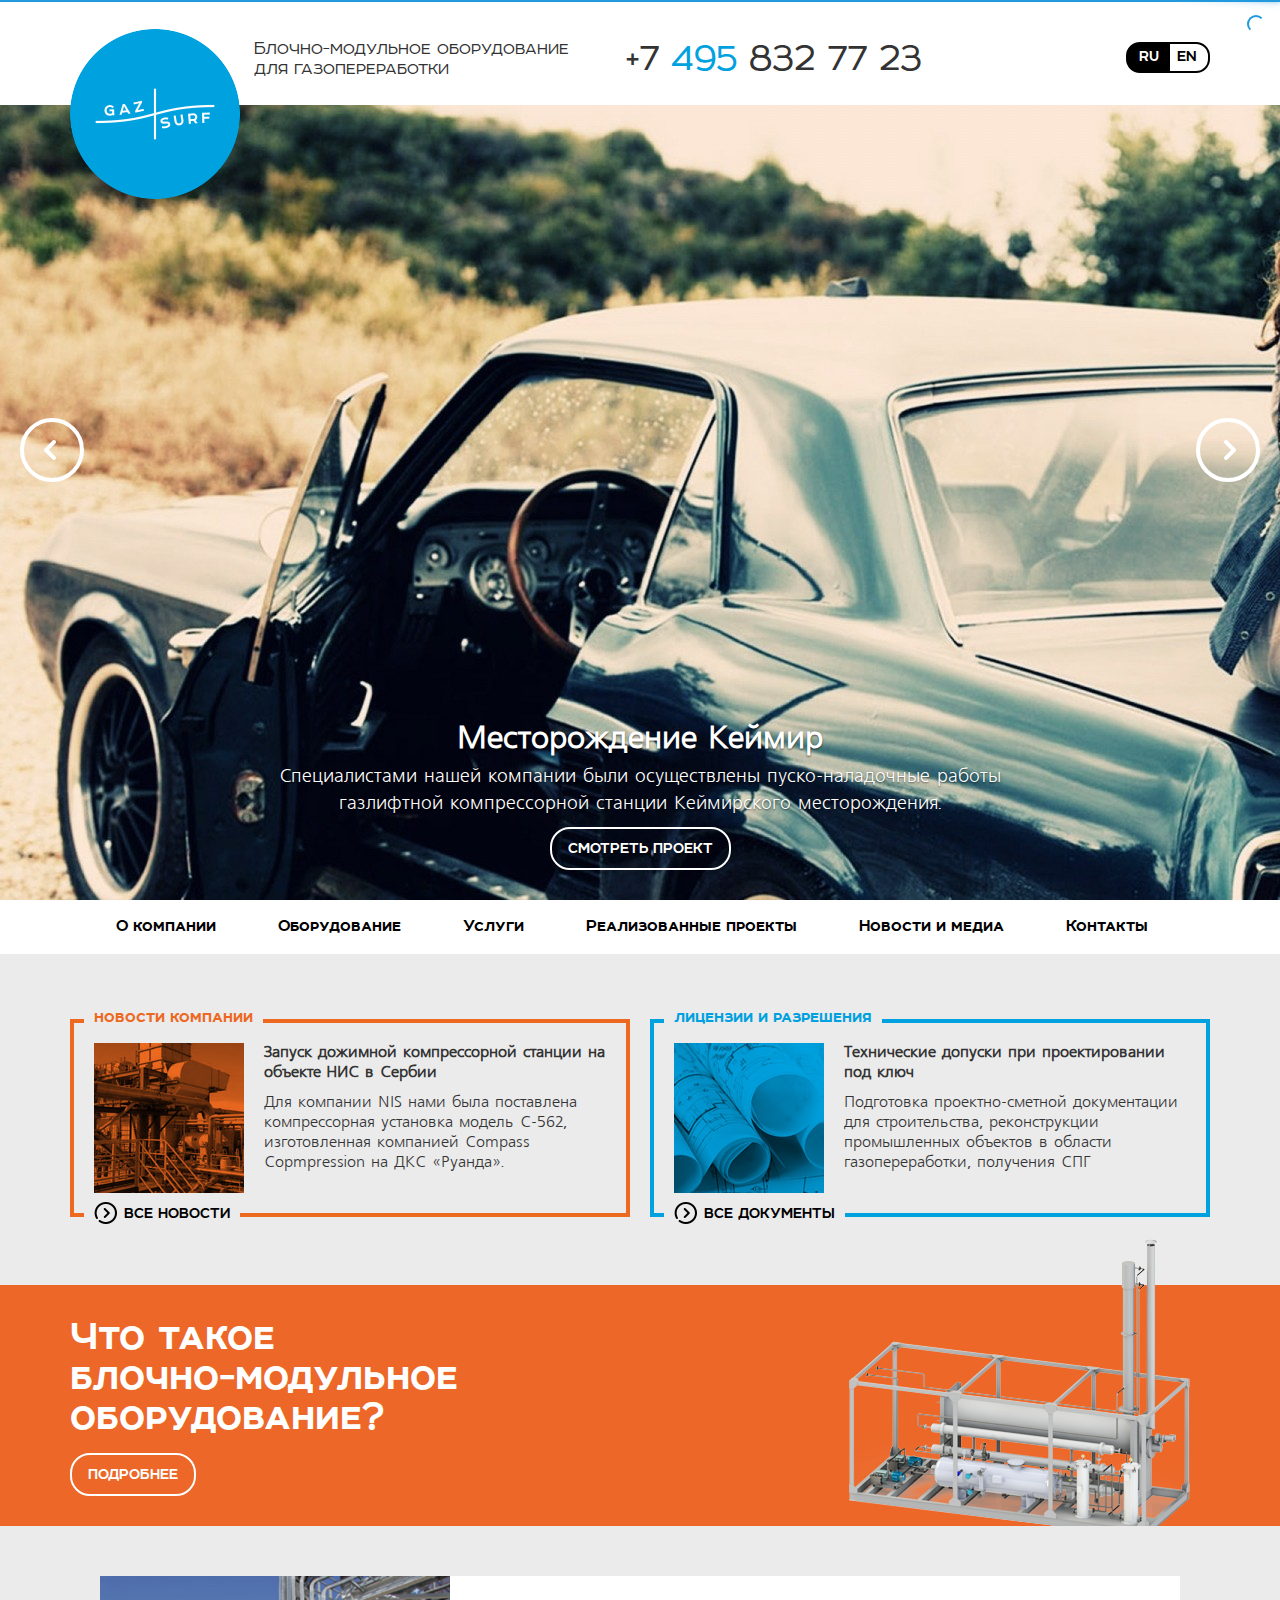
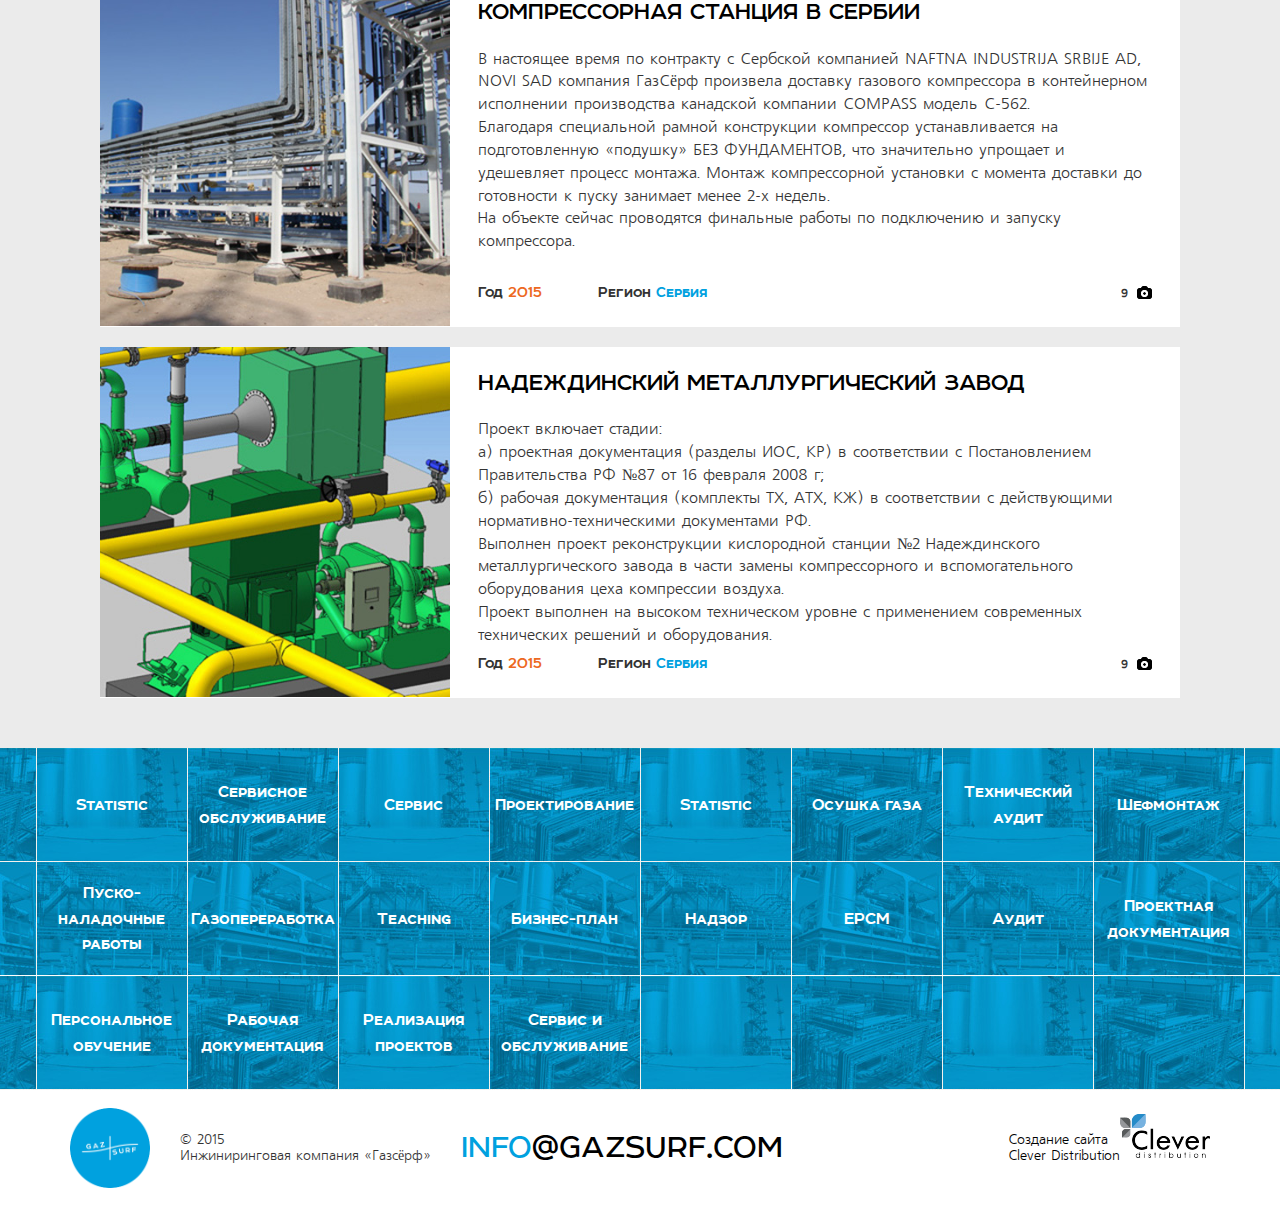
<file: markup/index.html>
<!doctype html>
<html>
<head>
    <meta charset="utf-8">
    <meta http-equiv="X-UA-Compatible" content="IE=edge">
    <meta name="viewport" content="width=device-width, initial-scale=1, maximum-scale=1, user-scalable=no">
    <title>GazSurf</title>
    
    <!-- NProgress CSS -->
    <link href="css/nprogress.css" rel="stylesheet">
    <!-- NProgress JS -->
    <script src="js/nprogress.js"></script>

    <!-- Bootstrap -->
    <link href="css/bootstrap.min.css" rel="stylesheet">
    <!-- Template -->
    <link href="css/template.css" rel="stylesheet" type="text/css">
    <!-- Fonts -->
    <link href="css/fonts.css" rel="stylesheet" type="text/css" />

    <!-- HTML5 shim and Respond.js for IE8 support of HTML5 elements and media queries -->
    <!-- WARNING: Respond.js doesn't work if you view the page via file:// -->
    <!--[if lt IE 9]>
      <script src="https://oss.maxcdn.com/html5shiv/3.7.2/html5shiv.min.js"></script>
      <script src="https://oss.maxcdn.com/respond/1.4.2/respond.min.js"></script>
    <![endif]-->
</head>
<body>

<script>
	NProgress.start();
	NProgress.configure({ ease: 'ease', speed: 1000 }); // конфигурация скорости загрузки и CSS easing
	NProgress.configure({ trickleRate: 0.2, trickleSpeed: 800 });
</script>

<div class="header">
	<div class="container header_in">
        <a class="logo" href="index.html" title="GazSurf - Блочно-модульное оборудование для газопереработки"><img alt="" src="images/logo.png" /></a>
        <div class="slogan">
        	Блочно-модульное оборудование для газопереработки
        </div>
        <div class="phone">
        	+7 <span>495</span> 832 77 23
        </div>
        <div class="lang">
        	<a class="active" href="#">RU</a><a href="#">EN</a>
            <div class="clear">
            </div>
        </div>
    </div>
</div>

<div id="carousel" class="carousel kenburns slide hidden-xs affix-top" data-ride="carousel" data-spy="affix" data-offset-top="1">
  <!-- Wrapper for slides -->
  <div class="carousel-inner" role="listbox">
    <div class="item active">
      <img alt="" src="images/banner/banner_01.jpg" />
      <div class="carousel-caption">
        <h3>Месторождение Кеймир</h3>
        <p>Специалистами нашей компании были осуществлены пуско-наладочные работы газлифтной компрессорной станции Кеймирского месторождения.</p>
        <a class="more" href="#">Смотреть проект</a>
      </div>
    </div>
    <div class="item">
      <img alt="" src="images/banner/banner_02.jpg" />
      <div class="carousel-caption">
        <h3>Месторождение Кеймир</h3>
        <p>Специалистами нашей компании были осуществлены пуско-наладочные работы газлифтной компрессорной станции Кеймирского месторождения.</p>
        <a class="more" href="#">Смотреть проект</a>
      </div>
    </div>
  </div>

  <!-- Controls -->
  <a class="left carousel-control" href="#carousel" role="button" data-slide="prev">
    <span class="icon" aria-hidden="true"></span>
    <span class="sr-only">Previous</span>
  </a>
  <a class="right carousel-control" href="#carousel" role="button" data-slide="next">
    <span class="icon" aria-hidden="true"></span>
    <span class="sr-only">Next</span>
  </a>
</div>

<nav class="navbar navbar-default affix-top" data-spy="affix" data-offset-top="230">
  <div class="container">
    <!-- Brand and toggle get grouped for better mobile display -->
    <div class="navbar-header">
      <button type="button" class="navbar-toggle collapsed" data-toggle="collapse" data-target="#menu_main" aria-expanded="false">
        <span class="sr-only">Главное меню</span>
        <span class="icon-bar"></span>
        <span class="icon-bar"></span>
        <span class="icon-bar"></span>
      </button>
    </div>

    <!-- Collect the nav links, forms, and other content for toggling -->
    <div class="collapse navbar-collapse" id="menu_main">
      <ul class="nav navbar-nav">
        <li><a href="o-kompanii.html">О компании</a></li>
        <li><a href="oborudovanie.html">Оборудование</a></li>
        <li><a href="uslugi.html">Услуги</a></li>
        <li><a href="realizovannie-proekti.html">Реализованные проекты</a></li>
        <li><a href="novosti-i-media.html">Новости и медиа</a></li>
        <li><a href="kontakty.html">Контакты</a></li>
      </ul>
    </div><!-- /.navbar-collapse -->
  </div><!-- /.container-fluid -->
</nav>

<div class="main_news_license affix-top" data-spy="affix" data-offset-top="230">
    <div class="container">
        <div class="main_news">
            <h2>Новости Компании</h2>
            <div class="clear">
            </div>
            <img alt="" src="images/main_news.jpg" />
            <h3>Запуск дожимной компрессорной станции на объекте НИС в Сербии</h3>
            <p>Для компании NIS нами была поставлена компрессорная установка модель С-562, изготовленная компанией Compass Copmpression на ДКС «Руанда».</p>
            <a class="more" href="#">Все новости</a>
            <div class="clear">
            </div>
        </div>
        <div class="main_license">
            <h2>лицензии и разрешения</h2>
            <div class="clear">
            </div>
            <img alt="" src="images/main_license.jpg" />
            <h3>Технические допуски при проектировании под ключ</h3>
            <p>Подготовка проектно-сметной документации для строительства, реконструкции промышленных объектов в области газопереработки, получения СПГ</p>
            <a class="more" href="#">Все документы</a>
            <div class="clear">
            </div>
        </div>
    </div>
</div>

<div class="main_orange">
	<div class="container main_orange_in">
    	<h1>Что такое<br />блочно-модульное<br />оборудование?</h1>
        <a class="more" href="#">Подробнее</a>
        <div class="hidden-sm hidden-xs">
        	<img alt="" src="images/main_orange_img.png" />
        </div>
    </div>
</div>

<div class="main_articles">
    <div class="container">
        <div class="main_article">
            <div class="main_article_img kenburns">
                <a href="#"><img alt="" src="images/news/main_article_img_01.jpg" /></a>
            </div>
            <div class="main_article_text">
                <h3><a href="#">Компрессорная станция в Сербии</a></h3>
                <p>В настоящее время по контракту с Сербской компанией NAFTNA INDUSTRIJA SRBIJE AD, NOVI SAD компания ГазСёрф произвела доставку газового компрессора в контейнерном исполнении производства канадской компании COMPASS модель С-562.<br />
                Благодаря специальной рамной конструкции компрессор устанавливается на подготовленную «подушку» БЕЗ ФУНДАМЕНТОВ, что значительно упрощает и удешевляет процесс монтажа. Монтаж компрессорной установки с момента доставки до готовности к пуску занимает менее 2-х недель.<br />
                На объекте сейчас проводятся финальные работы по подключению и запуску компрессора.</p>
            </div>
            <div class="main_article_meta_date">Год <span>2015</span></div>
            <div class="main_article_meta_region">Регион <span>Сербия</span></div>
            <div class="main_article_meta_photo">9</div>
            <div class="clear">
            </div>
        </div>
        <div class="main_article">
            <div class="main_article_img kenburns">
                <a href="#"><img alt="" src="images/news/main_article_img_02.jpg" /></a>
            </div>
            <div class="main_article_text">
                <h3><a href="#">Надеждинский металлургический завод</a></h3>
                <p>Проект включает стадии:<br />
                а) проектная документация (разделы ИОС, КР) в соответствии с Постановлением Правительства РФ №87 от 16 февраля 2008 г;<br />
                б) рабочая документация (комплекты ТХ, АТХ, КЖ) в соответствии с действующими нормативно-техническими документами РФ.<br />
                Выполнен проект реконструкции кислородной станции №2 Надеждинского металлургического завода в части замены компрессорного и вспомогательного оборудования цеха компрессии воздуха.<br />
                Проект выполнен на высоком техническом уровне с применением современных технических решений и оборудования.</p>
            </div>
            <div class="main_article_meta_date">Год <span>2015</span></div>
            <div class="main_article_meta_region">Регион <span>Сербия</span></div>
            <div class="main_article_meta_photo">9</div>
            <div class="clear">
            </div>
        </div>
    </div>
</div>

<div class="main_tags">
	<div class="main_tags_in">
        <div><a href="#">Statistic</a></div>
        <div><a href="#">Сервисное обслуживание</a></div>
        <div><a href="#">Сервис</a></div>
        <div><a href="#">Проектирование</a></div>
        <div><a href="#">Statistic</a></div>
        <div><a href="#">Осушка газа</a></div>
        <div><a href="#">Технический аудит</a></div>
        <div><a href="#">Шефмонтаж</a></div>
        <div><a href="#">Пуско-наладочные работы</a></div>
        <div><a href="#">Газопереработка</a></div>
        <div><a href="#">Teaching</a></div>
        <div><a href="#">Бизнес-план</a></div>
        <div><a href="#">Надзор</a></div>
        <div><a href="#">EPCM</a></div>
        <div><a href="#">Аудит</a></div>
        <div><a href="#">Проектная документация</a></div>
        <div><a href="#">Персональное обучение</a></div>
        <div><a href="#">Рабочая документация</a></div>
        <div><a href="#">Реализация проектов</a></div>
        <div><a href="#">Сервис и обслуживание</a></div>
    </div>
	<div class="clear">
	</div>
</div>

<div class="footer">
	<div class="container footer_in">
    	<div class="gazsurf">
            <img alt="" src="images/logo.png" />
            <p>© 2015<br />Инжиниринговая  компания «Газсёрф»</p>
            <div class="clear">
            </div>
        </div>
        <a class="email" href="mailto:info@gazsurf.com"><span>info</span>@gazsurf.com</a>
        <div class="clever">
            <img alt="" src="images/logo_clever.png" />
            <p><a href="#">Создание сайта<br />Clever Distribution</a></p>
            <div class="clear">
            </div>
        </div>
        <div class="clear">
        </div>
    </div>
</div>

<!-- jQuery (necessary for Bootstrap's JavaScript plugins) -->
<script src="js/jquery.min.js"></script>
<!-- Include all compiled plugins (below), or include individual files as needed -->
<script src="js/bootstrap.min.js"></script>

<script>
$(window).load(function() {
	NProgress.done();
});
</script>

</body>
</html>
</file>
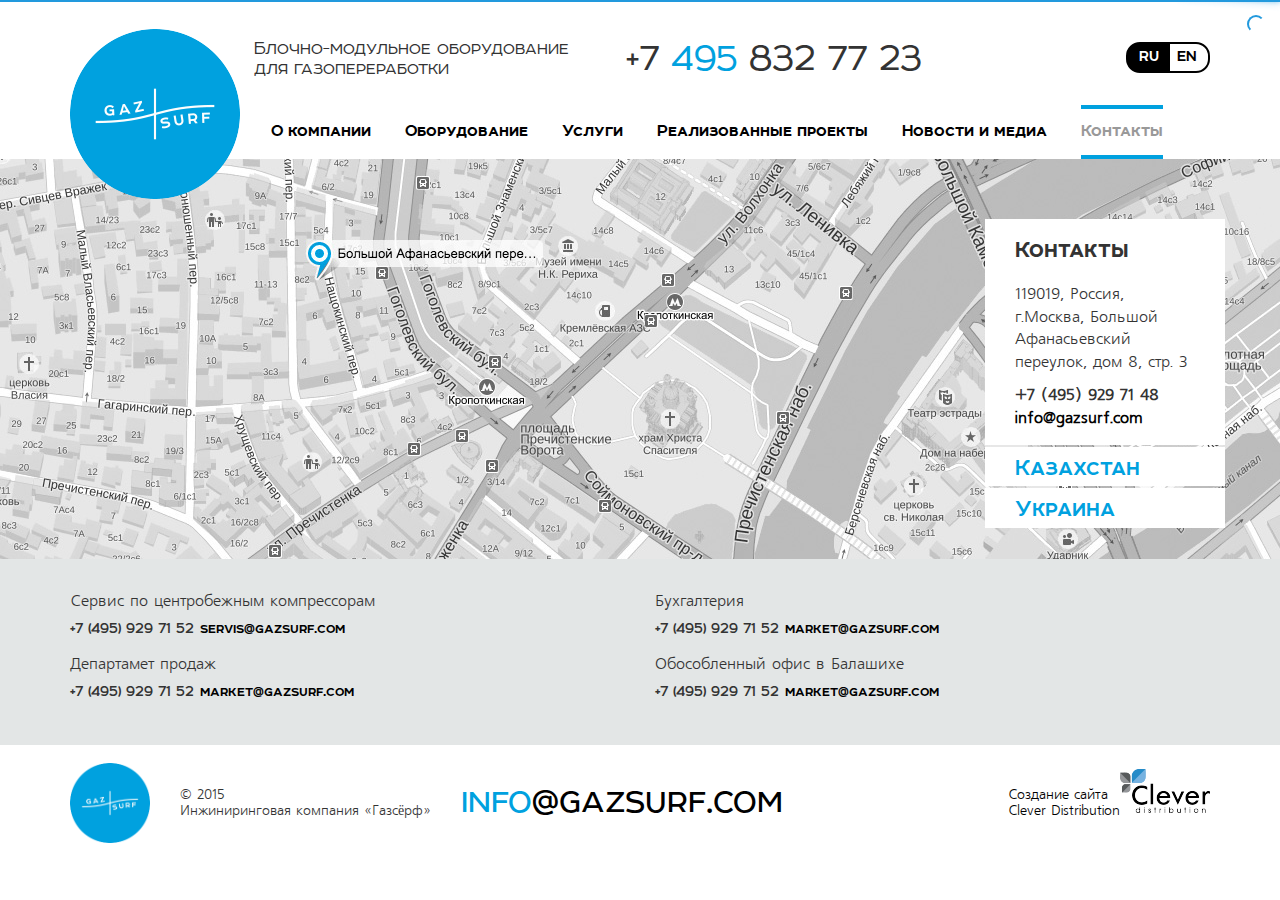
<file: markup/kontakty.html>
<!doctype html>
<html>
<head>
    <meta charset="utf-8">
    <meta http-equiv="X-UA-Compatible" content="IE=edge">
    <meta name="viewport" content="width=device-width, initial-scale=1, maximum-scale=1, user-scalable=no">
    <title>Контакты</title>
    
    <!-- NProgress CSS -->
    <link href="css/nprogress.css" rel="stylesheet">
    <!-- NProgress JS -->
    <script src="js/nprogress.js"></script>

    <!-- Bootstrap -->
    <link href="css/bootstrap.min.css" rel="stylesheet">
    <!-- Template -->
    <link href="css/template.css" rel="stylesheet" type="text/css">
    <!-- Fonts -->
    <link href="css/fonts.css" rel="stylesheet" type="text/css" />

    <!-- HTML5 shim and Respond.js for IE8 support of HTML5 elements and media queries -->
    <!-- WARNING: Respond.js doesn't work if you view the page via file:// -->
    <!--[if lt IE 9]>
      <script src="https://oss.maxcdn.com/html5shiv/3.7.2/html5shiv.min.js"></script>
      <script src="https://oss.maxcdn.com/respond/1.4.2/respond.min.js"></script>
    <![endif]-->
</head>
<body>

<script>
	NProgress.start();
	NProgress.configure({ ease: 'ease', speed: 1000 }); // конфигурация скорости загрузки и CSS easing
	NProgress.configure({ trickleRate: 0.2, trickleSpeed: 800 });
</script>

<div class="header no_carousel">
	<div class="container header_in">
        <a class="logo" href="index.html" title="GazSurf - Блочно-модульное оборудование для газопереработки"><img alt="" src="images/logo.png" /></a>
        <div class="slogan">
        	Блочно-модульное оборудование для газопереработки
        </div>
        <div class="phone">
        	+7 <span>495</span> 832 77 23
        </div>
        <div class="lang">
        	<a class="active" href="#">RU</a><a href="#">EN</a>
            <div class="clear">
            </div>
        </div>
    </div>
</div>

<nav class="navbar navbar-default no_carousel affix-top" data-spy="affix" data-offset-top="230">
  <div class="container">
    <!-- Brand and toggle get grouped for better mobile display -->
    <div class="navbar-header">
      <button type="button" class="navbar-toggle collapsed" data-toggle="collapse" data-target="#menu_main" aria-expanded="false">
        <span class="sr-only">Главное меню</span>
        <span class="icon-bar"></span>
        <span class="icon-bar"></span>
        <span class="icon-bar"></span>
      </button>
    </div>

    <!-- Collect the nav links, forms, and other content for toggling -->
    <div class="collapse navbar-collapse" id="menu_main">
      <ul class="nav navbar-nav">
        <li><a href="o-kompanii.html">О компании</a></li>
        <li><a href="oborudovanie.html">Оборудование</a></li>
        <li><a href="uslugi.html">Услуги</a></li>
        <li><a href="realizovannie-proekti.html">Реализованные проекты</a></li>
        <li><a href="novosti-i-media.html">Новости и медиа</a></li>
        <li class="active"><a href="kontakty.html">Контакты</a></li>
      </ul>
    </div><!-- /.navbar-collapse -->
  </div><!-- /.container-fluid -->
</nav>

<div class="main_block affix-top" data-spy="affix" data-offset-top="230">
	<div class="contacts_map">
        <div class="container">
        	<div class="contacts_block">
        		<div class="contacts_block_in">
                    <h1>Контакты</h1>
                    <p>119019, Россия, г.Москва, Большой Афанасьевский переулок, дом 8, стр. 3</p>
                    <p><strong>+7 (495) 929 71 48</strong><br /><strong><a href="#">info@gazsurf.com</a></strong></p>
                </div>
                <a class="country" href="#">Казахстан</a>
                <a class="country" href="#">Украина</a>
            </div>
        </div>
    </div>
	<div class="company_contacts" style="padding-top:30px;">
    	<div class="container">
            <div class="row">
                <div class="col-xs-12 col-sm-6 col-md-6 col-lg-6">
                	<p>Сервис по центробежным компрессорам<br />
                	<strong>+7 (495) 929 71 52</strong> <strong><a href="#">servis@gazsurf.com</a></strong></p>
                    <p>Департамет продаж<br />
                    <strong>+7 (495) 929 71 52</strong> <strong><a href="#">market@gazsurf.com</a></strong></p>
                </div>
                <div class="col-xs-12 col-sm-6 col-md-6 col-lg-6">
                	<p>Бухгалтерия<br />
                    <strong>+7 (495) 929 71 52</strong> <strong><a href="#">market@gazsurf.com</a></strong></p>
                    <p>Обособленный офис в Балашихе<br />
                    <strong>+7 (495) 929 71 52</strong> <strong><a href="#">market@gazsurf.com</a></strong></p>
                </div>
            </div>
        </div>
	</div>
</div>

<div class="footer">
	<div class="container footer_in">
    	<div class="gazsurf">
            <img alt="" src="images/logo.png" />
            <p>© 2015<br />Инжиниринговая  компания «Газсёрф»</p>
            <div class="clear">
            </div>
        </div>
        <a class="email" href="mailto:info@gazsurf.com"><span>info</span>@gazsurf.com</a>
        <div class="clever">
            <img alt="" src="images/logo_clever.png" />
            <p><a href="#">Создание сайта<br />Clever Distribution</a></p>
            <div class="clear">
            </div>
        </div>
        <div class="clear">
        </div>
    </div>
</div>

<!-- jQuery (necessary for Bootstrap's JavaScript plugins) -->
<script src="js/jquery.min.js"></script>
<!-- Include all compiled plugins (below), or include individual files as needed -->
<script src="js/bootstrap.min.js"></script>

<script>
$(window).load(function() {
	NProgress.done();
});
</script>

</body>
</html>
</file>
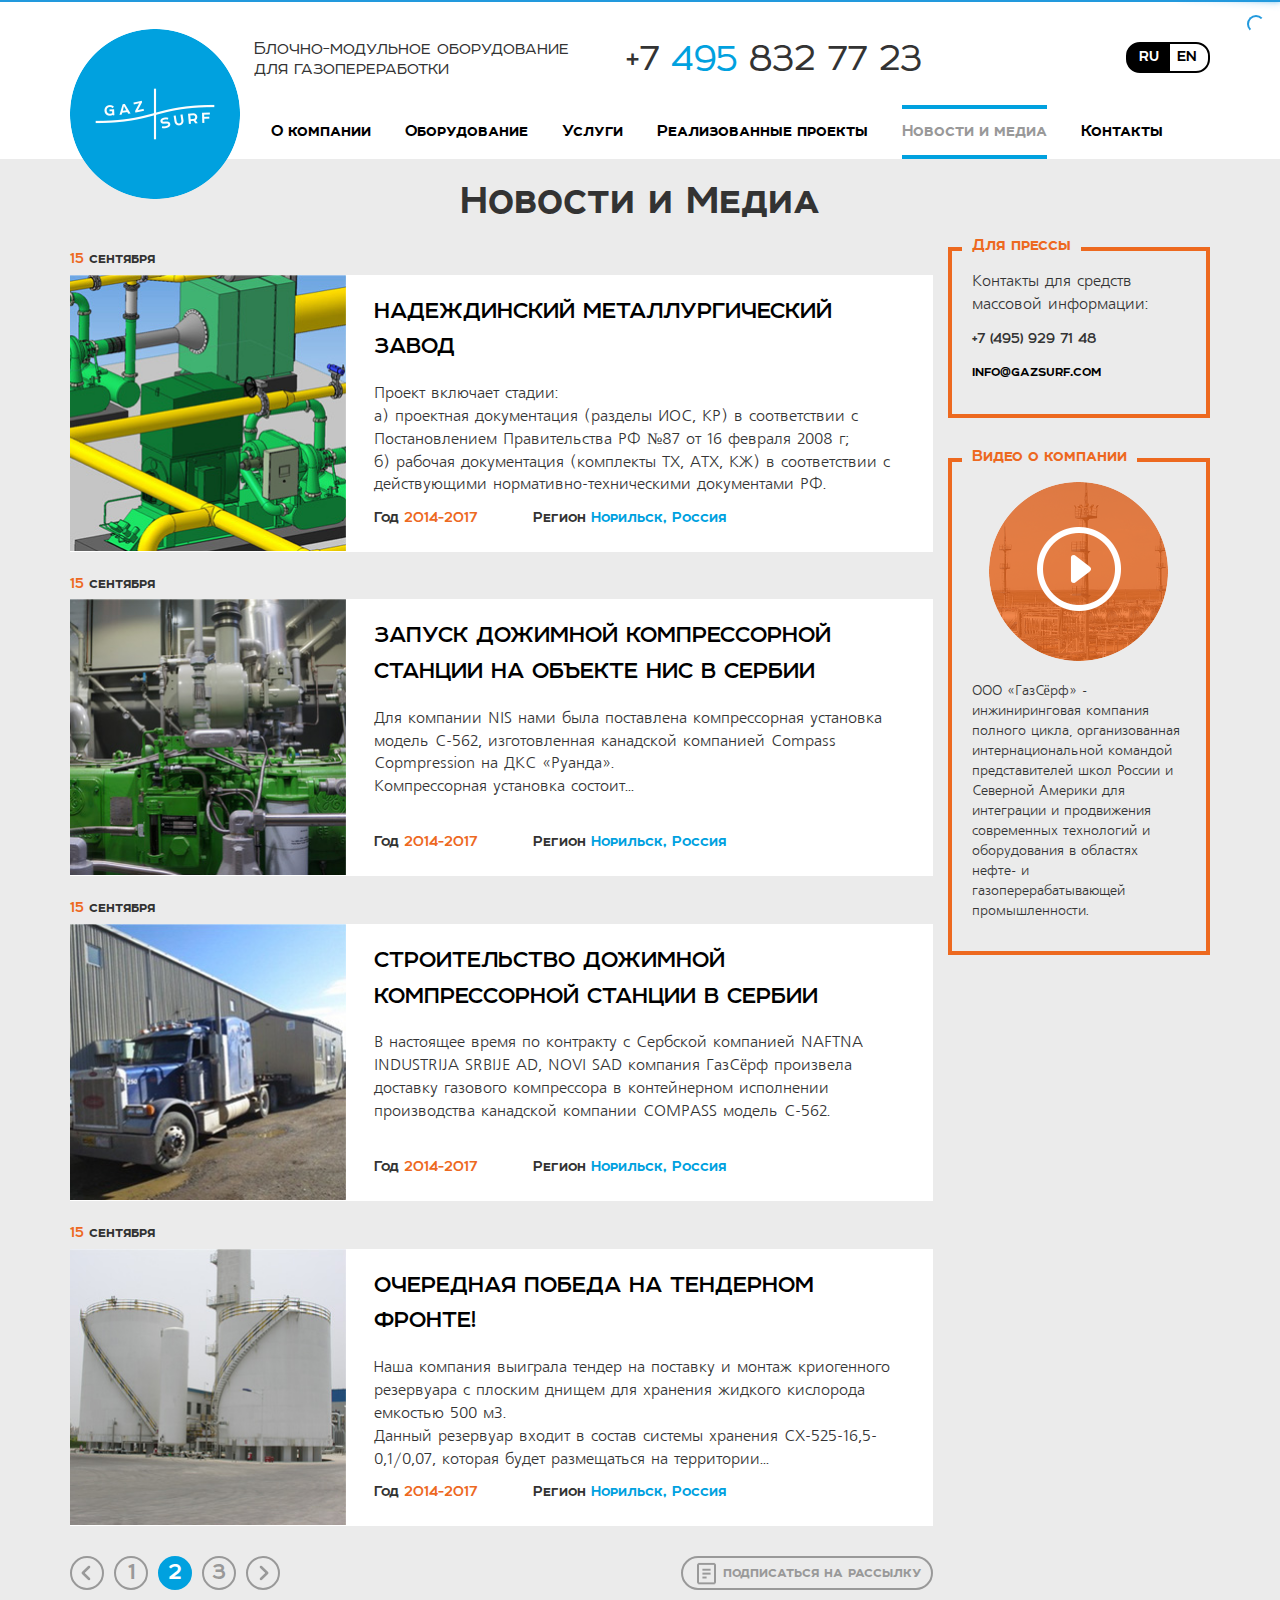
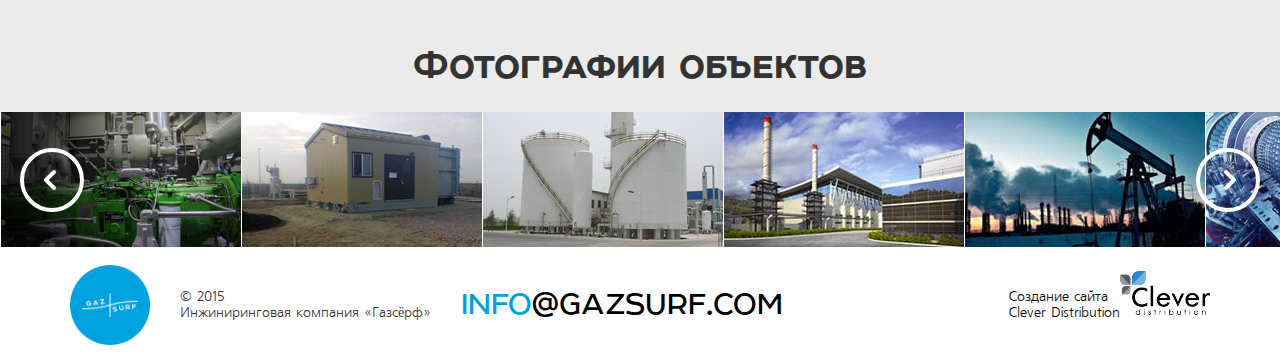
<file: markup/novosti-i-media.html>
<!doctype html>
<html>
<head>
    <meta charset="utf-8">
    <meta http-equiv="X-UA-Compatible" content="IE=edge">
    <meta name="viewport" content="width=device-width, initial-scale=1, maximum-scale=1, user-scalable=no">
    <title>Новости и Медиа</title>
    
    <!-- NProgress CSS -->
    <link href="css/nprogress.css" rel="stylesheet">
    <!-- NProgress JS -->
    <script src="js/nprogress.js"></script>

    <!-- Bootstrap -->
    <link href="css/bootstrap.min.css" rel="stylesheet">
    <!-- Template -->
    <link href="css/template.css" rel="stylesheet" type="text/css">
    <!-- Fonts -->
    <link href="css/fonts.css" rel="stylesheet" type="text/css" />
    <!-- Slider CSS -->
    <link href="css/slider.css" rel="stylesheet">

    <!-- HTML5 shim and Respond.js for IE8 support of HTML5 elements and media queries -->
    <!-- WARNING: Respond.js doesn't work if you view the page via file:// -->
    <!--[if lt IE 9]>
      <script src="https://oss.maxcdn.com/html5shiv/3.7.2/html5shiv.min.js"></script>
      <script src="https://oss.maxcdn.com/respond/1.4.2/respond.min.js"></script>
    <![endif]-->
</head>
<body>

<script>
	NProgress.start();
	NProgress.configure({ ease: 'ease', speed: 1000 }); // конфигурация скорости загрузки и CSS easing
	NProgress.configure({ trickleRate: 0.2, trickleSpeed: 800 });
</script>

<div class="header no_carousel">
	<div class="container header_in">
        <a class="logo" href="index.html" title="GazSurf - Блочно-модульное оборудование для газопереработки"><img alt="" src="images/logo.png" /></a>
        <div class="slogan">
        	Блочно-модульное оборудование для газопереработки
        </div>
        <div class="phone">
        	+7 <span>495</span> 832 77 23
        </div>
        <div class="lang">
        	<a class="active" href="#">RU</a><a href="#">EN</a>
            <div class="clear">
            </div>
        </div>
    </div>
</div>

<nav class="navbar navbar-default no_carousel affix-top" data-spy="affix" data-offset-top="230">
  <div class="container">
    <!-- Brand and toggle get grouped for better mobile display -->
    <div class="navbar-header">
      <button type="button" class="navbar-toggle collapsed" data-toggle="collapse" data-target="#menu_main" aria-expanded="false">
        <span class="sr-only">Главное меню</span>
        <span class="icon-bar"></span>
        <span class="icon-bar"></span>
        <span class="icon-bar"></span>
      </button>
    </div>

    <!-- Collect the nav links, forms, and other content for toggling -->
    <div class="collapse navbar-collapse" id="menu_main">
      <ul class="nav navbar-nav">
        <li><a href="o-kompanii.html">О компании</a></li>
        <li><a href="oborudovanie.html">Оборудование</a></li>
        <li><a href="uslugi.html">Услуги</a></li>
        <li><a href="realizovannie-proekti.html">Реализованные проекты</a></li>
        <li class="active"><a href="novosti-i-media.html">Новости и медиа</a></li>
        <li><a href="kontakty.html">Контакты</a></li>
      </ul>
    </div><!-- /.navbar-collapse -->
  </div><!-- /.container-fluid -->
</nav>

<div class="main_block affix-top" data-spy="affix" data-offset-top="230">
	<div class="container">
        <div class="row">
			<h1>Новости и Медиа</h1>
        	<div class="news_articles col-xs-12 col-sm-12 col-md-9 col-lg-9">
                <div class="news_article_date"><span>15</span> сентября</div>
                <div class="news_article">
                    <div class="news_article_img kenburns">
                        <a href="#"><img alt="" src="images/news/news_article_img_01.jpg" /></a>
                    </div>
                    <div class="news_article_text">
                        <h2><a href="#">Надеждинский металлургический завод</a></h2>
                        <p>Проект включает стадии:<br />
                        а) проектная документация (разделы ИОС, КР) в соответствии с Постановлением Правительства РФ №87 от 16 февраля 2008 г;<br />
                        б) рабочая документация (комплекты ТХ, АТХ, КЖ) в соответствии с действующими нормативно-техническими документами РФ.</p>
                    </div>
                    <div class="news_article_meta_date">Год <span>2014-2017</span></div>
                    <div class="news_article_meta_region">Регион <span>Норильск, Россия</span></div>
                    <div class="clear">
                    </div>
                </div>
                <div class="news_article_date"><span>15</span> сентября</div>
                <div class="news_article">
                    <div class="news_article_img kenburns">
                        <a href="#"><img alt="" src="images/news/news_article_img_02.jpg" /></a>
                    </div>
                    <div class="news_article_text">
                        <h2><a href="#">Запуск дожимной компрессорной станции на объекте НИС в Сербии</a></h2>
                        <p>Для компании  NIS нами была поставлена компрессорная установка  модель С-562, изготовленная канадской компанией 
                        Compass Copmpression на ДКС «Руанда».<br />
						Компрессорная установка состоит...</p>
                    </div>
                    <div class="news_article_meta_date">Год <span>2014-2017</span></div>
                    <div class="news_article_meta_region">Регион <span>Норильск, Россия</span></div>
                    <div class="clear">
                    </div>
                </div>
                <div class="news_article_date"><span>15</span> сентября</div>
                <div class="news_article">
                    <div class="news_article_img kenburns">
                        <a href="#"><img alt="" src="images/news/news_article_img_03.jpg" /></a>
                    </div>
                    <div class="news_article_text">
                        <h2><a href="#">Строительство дожимной компрессорной станции в Сербии</a></h2>
                        <p>В настоящее время по контракту с Сербской компанией NAFTNA INDUSTRIJA SRBIJE AD, NOVI SAD компания 
                        ГазСёрф произвела доставку газового компрессора в контейнерном исполнении производства канадской компании COMPASS модель С-562.</p>
                    </div>
                    <div class="news_article_meta_date">Год <span>2014-2017</span></div>
                    <div class="news_article_meta_region">Регион <span>Норильск, Россия</span></div>
                    <div class="clear">
                    </div>
                </div>
                <div class="news_article_date"><span>15</span> сентября</div>
                <div class="news_article">
                    <div class="news_article_img kenburns">
                        <a href="#"><img alt="" src="images/news/news_article_img_04.jpg" /></a>
                    </div>
                    <div class="news_article_text">
                        <h2><a href="#">Очередная победа на тендерном фронте!</a></h2>
                        <p>Наша компания выиграла тендер на поставку и монтаж криогенного резервуара с плоским днищем для 
                        хранения жидкого кислорода емкостью 500 м3.<br />
						Данный резервуар входит в состав системы хранения СХ-525-16,5-0,1/0,07, которая будет размещаться на 
                        территории...</p>
                    </div>
                    <div class="news_article_meta_date">Год <span>2014-2017</span></div>
                    <div class="news_article_meta_region">Регион <span>Норильск, Россия</span></div>
                    <div class="clear">
                    </div>
                </div>
                <div class="pagination">
                	<a class="prev" href="#"></a>
                	<a href="#">1</a>
                	<a class="active" href="#">2</a>
                	<a href="#">3</a>
                	<a class="next" href="#"></a>
                </div>
				<a class="subscribe" href="#">Подписаться на рассылку</a>
            </div>
        	<div class="col-xs-12 col-sm-12 col-md-3 col-lg-3">
                <div class="right_block">
                    <h3>Для прессы</h3>
                    <div class="clear">
                    </div>
                    <p>Контакты для средств массовой информации:</p>
                    <p><strong>+7 (495) 929 71 48</strong></p>
                    <p><strong><a href="#">info@gazsurf.com</a></strong></p>
                    <div class="clear">
                    </div>
                </div>
                <div class="right_block">
                    <h3>Видео о компании</h3>
                    <div class="clear">
                    </div>
                    <a class="video" href="#"><img alt="" src="images/right_block_video.png" /></a>
                    <p style="font-size:14px;">ООО «ГазСёрф» - инжиниринговая компания полного цикла, организованная интернациональной 
                    командой представителей школ России и Северной Америки для интеграции и продвижения современных 
                    технологий и оборудования в областях нефте- и газоперерабатывающей промышленности.</p>
                    <div class="clear">
                    </div>
                </div>
            </div>
        </div>
    </div>
    <div class="gallery hidden-xs">
        <h1>Фотографии объектов</h1>
        <div class="slider">
            <div class="slide-list">
                <div class="slide-wrap">
                    <div class="slide-item">
                        <img alt="" src="images/slider/gallery_01.jpg" />
                    </div>
                    <div class="slide-item">
                        <img alt="" src="images/slider/gallery_02.jpg" />
                    </div>
                    <div class="slide-item">
                        <img alt="" src="images/slider/gallery_03.jpg" />
                    </div>
                    <div class="slide-item">
                        <img alt="" src="images/slider/gallery_04.jpg" />
                    </div>
                    <div class="slide-item">
                        <img alt="" src="images/slider/gallery_05.jpg" />
                    </div>
                    <div class="slide-item">
                        <img alt="" src="images/slider/gallery_06.jpg" />
                    </div>
                    <div class="slide-item">
                        <img alt="" src="images/slider/gallery_07.jpg" />
                    </div>
                    <div class="slide-item">
                        <img alt="" src="images/slider/gallery_02.jpg" />
                    </div>
                    <div class="slide-item">
                        <img alt="" src="images/slider/gallery_04.jpg" />
                    </div>
                </div>
                <div class="clear"></div>
            </div>
            <div class="navy prev-slide"></div>
            <div class="navy next-slide"></div>
        </div>
    </div>
</div>

<div class="footer">
	<div class="container footer_in">
    	<div class="gazsurf">
            <img alt="" src="images/logo.png" />
            <p>© 2015<br />Инжиниринговая  компания «Газсёрф»</p>
            <div class="clear">
            </div>
        </div>
        <a class="email" href="mailto:info@gazsurf.com"><span>info</span>@gazsurf.com</a>
        <div class="clever">
            <img alt="" src="images/logo_clever.png" />
            <p><a href="#">Создание сайта<br />Clever Distribution</a></p>
            <div class="clear">
            </div>
        </div>
        <div class="clear">
        </div>
    </div>
</div>

<!-- jQuery (necessary for Bootstrap's JavaScript plugins) -->
<script src="js/jquery.min.js"></script>
<!-- Include all compiled plugins (below), or include individual files as needed -->
<script src="js/bootstrap.min.js"></script>
<!-- Slider JS -->
<script src="js/slider.js"></script>

<script>
$(window).load(function() {
	NProgress.done();
});
</script>

</body>
</html>
</file>
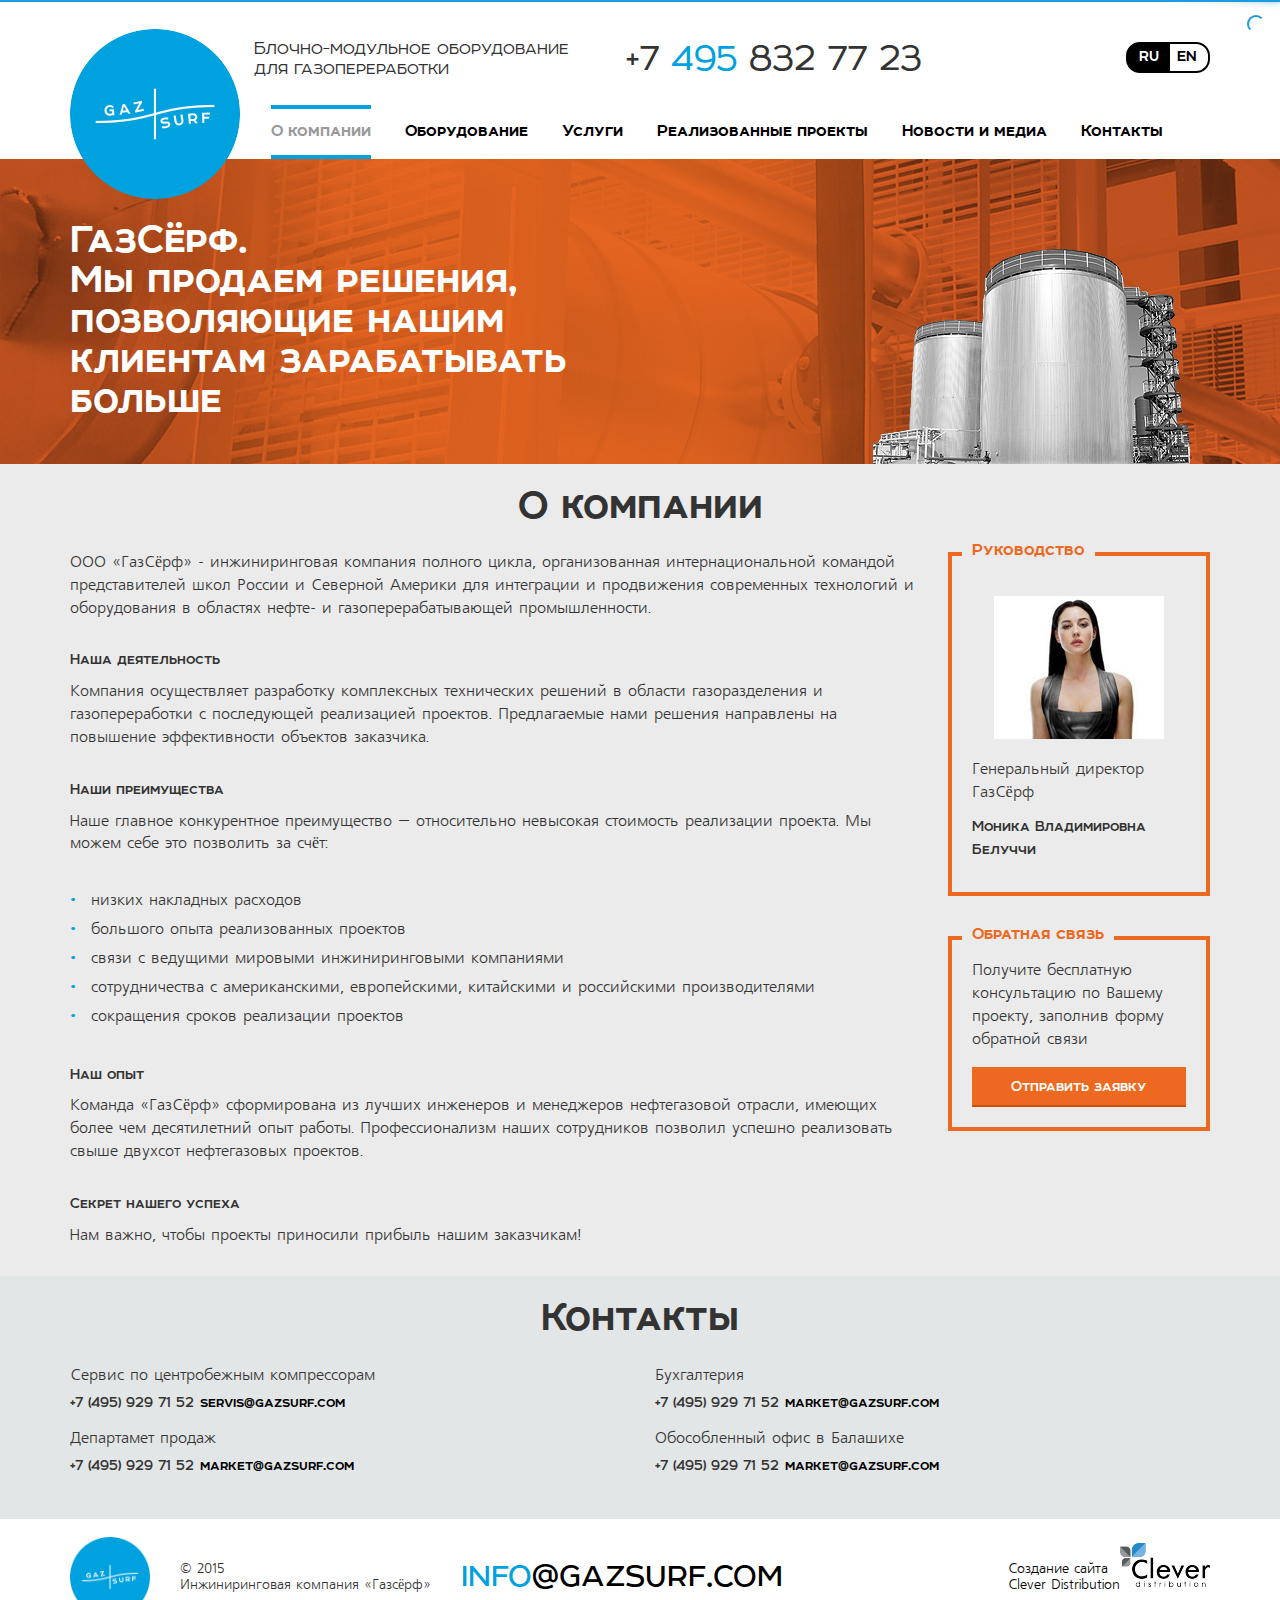
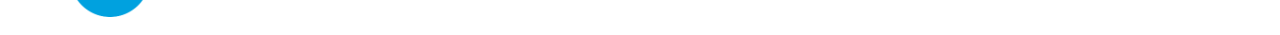
<file: markup/o-kompanii.html>
<!doctype html>
<html>
<head>
    <meta charset="utf-8">
    <meta http-equiv="X-UA-Compatible" content="IE=edge">
    <meta name="viewport" content="width=device-width, initial-scale=1, maximum-scale=1, user-scalable=no">
    <title>О компании</title>
    
    <!-- NProgress CSS -->
    <link href="css/nprogress.css" rel="stylesheet">
    <!-- NProgress JS -->
    <script src="js/nprogress.js"></script>

    <!-- Bootstrap -->
    <link href="css/bootstrap.min.css" rel="stylesheet">
    <!-- Template -->
    <link href="css/template.css" rel="stylesheet" type="text/css">
    <!-- Fonts -->
    <link href="css/fonts.css" rel="stylesheet" type="text/css" />

    <!-- HTML5 shim and Respond.js for IE8 support of HTML5 elements and media queries -->
    <!-- WARNING: Respond.js doesn't work if you view the page via file:// -->
    <!--[if lt IE 9]>
      <script src="https://oss.maxcdn.com/html5shiv/3.7.2/html5shiv.min.js"></script>
      <script src="https://oss.maxcdn.com/respond/1.4.2/respond.min.js"></script>
    <![endif]-->
</head>
<body>

<script>
	NProgress.start();
	NProgress.configure({ ease: 'ease', speed: 1000 }); // конфигурация скорости загрузки и CSS easing
	NProgress.configure({ trickleRate: 0.2, trickleSpeed: 800 });
</script>

<div class="header no_carousel">
	<div class="container header_in">
        <a class="logo" href="index.html" title="GazSurf - Блочно-модульное оборудование для газопереработки"><img alt="" src="images/logo.png" /></a>
        <div class="slogan">
        	Блочно-модульное оборудование для газопереработки
        </div>
        <div class="phone">
        	+7 <span>495</span> 832 77 23
        </div>
        <div class="lang">
        	<a class="active" href="#">RU</a><a href="#">EN</a>
            <div class="clear">
            </div>
        </div>
    </div>
</div>

<nav class="navbar navbar-default no_carousel affix-top" data-spy="affix" data-offset-top="230">
  <div class="container">
    <!-- Brand and toggle get grouped for better mobile display -->
    <div class="navbar-header">
      <button type="button" class="navbar-toggle collapsed" data-toggle="collapse" data-target="#menu_main" aria-expanded="false">
        <span class="sr-only">Главное меню</span>
        <span class="icon-bar"></span>
        <span class="icon-bar"></span>
        <span class="icon-bar"></span>
      </button>
    </div>

    <!-- Collect the nav links, forms, and other content for toggling -->
    <div class="collapse navbar-collapse" id="menu_main">
      <ul class="nav navbar-nav">
        <li class="active"><a href="o-kompanii.html">О компании</a></li>
        <li><a href="oborudovanie.html">Оборудование</a></li>
        <li><a href="uslugi.html">Услуги</a></li>
        <li><a href="realizovannie-proekti.html">Реализованные проекты</a></li>
        <li><a href="novosti-i-media.html">Новости и медиа</a></li>
        <li><a href="kontakty.html">Контакты</a></li>
      </ul>
    </div><!-- /.navbar-collapse -->
  </div><!-- /.container-fluid -->
</nav>

<div class="main_block affix-top" data-spy="affix" data-offset-top="230">
    <div class="company_orange">
        <div class="container company_orange_in">
            <h1>ГазСёрф.<br />Мы продаем решения,<br />позволяющие нашим<br />клиентам зарабатывать<br />больше</h1>
            <div class="hidden-sm hidden-xs">
                <img alt="" src="images/company_orange_img.png" />
            </div>
        </div>
    </div>
	<div class="container">
        <div class="row">
			<h1>О компании</h1>
        	<div class="col-xs-12 col-sm-8 col-md-9 col-lg-9">
            	<div class="row">
                	<div class="col-xs-12 col-sm-12 col-md-12 col-lg-12">
<p>ООО «ГазСёрф» - инжиниринговая компания полного цикла, организованная интернациональной командой представителей школ России и Северной Америки для интеграции и продвижения современных технологий и оборудования в областях нефте- и газоперерабатывающей промышленности.</p>
<h2>Наша деятельность</h2>
<p>Компания осуществляет разработку комплексных технических решений в области газоразделения и газопереработки с последующей реализацией проектов. Предлагаемые нами решения направлены на повышение эффективности объектов заказчика.</p>
<h2>Наши преимущества</h2>
<p>Наше главное конкурентное преимущество – относительно невысокая стоимость реализации проекта. Мы можем себе это позволить за счёт:</p>
<ul>
    <li>низких накладных расходов</li>
    <li>большого опыта реализованных проектов</li>
    <li>связи с ведущими мировыми инжиниринговыми компаниями</li>
    <li>сотрудничества с американскими, европейскими, китайскими и российскими производителями</li>
    <li>сокращения сроков реализации проектов</li>
</ul>
<h2>Наш опыт</h2>
<p>Команда «ГазСёрф» сформирована из лучших инженеров и менеджеров нефтегазовой отрасли, имеющих более чем десятилетний опыт работы. Профессионализм наших сотрудников позволил успешно реализовать свыше двухсот нефтегазовых проектов.</p>
<h2>Секрет нашего успеха</h2>
<p>Нам важно, чтобы проекты приносили прибыль нашим заказчикам!</p>
                    </div>
                </div>
            </div>
        	<div class="col-xs-12 col-sm-4 col-md-3 col-lg-3">
                <div class="right_block">
                    <h3>Руководство</h3>
                    <div class="clear">
                    </div>
                    <a class="partners" href="#"><img alt="" src="images/avatar.jpg" /></a>
                    <p>Генеральный директор ГазСёрф</p>
                    <p><strong>Моника Владимировна Белуччи</strong></p>
                    <div class="clear">
                    </div>
                </div>
                <div class="right_block">
                    <h3>Обратная связь</h3>
                    <div class="clear">
                    </div>
                    <p>Получите бесплатную консультацию по Вашему проекту, заполнив форму обратной связи</p>
                    <a class="company_contact_btn" data-toggle="modal" data-target="#modal">Отправить заявку</a>
                    <div class="clear">
                    </div>
                </div>
            </div>
        </div>
    </div>
	<div class="company_contacts">
    	<div class="container">
            <div class="row">
                <h1>Контакты</h1>
                <div class="col-xs-12 col-sm-6 col-md-6 col-lg-6">
                	<p>Сервис по центробежным компрессорам<br />
                	<strong>+7 (495) 929 71 52</strong> <strong><a href="#">servis@gazsurf.com</a></strong></p>
                    <p>Департамет продаж<br />
                    <strong>+7 (495) 929 71 52</strong> <strong><a href="#">market@gazsurf.com</a></strong></p>
                </div>
                <div class="col-xs-12 col-sm-6 col-md-6 col-lg-6">
                	<p>Бухгалтерия<br />
                    <strong>+7 (495) 929 71 52</strong> <strong><a href="#">market@gazsurf.com</a></strong></p>
                    <p>Обособленный офис в Балашихе<br />
                    <strong>+7 (495) 929 71 52</strong> <strong><a href="#">market@gazsurf.com</a></strong></p>
                </div>
            </div>
        </div>
	</div>
</div>

<div class="footer">
	<div class="container footer_in">
    	<div class="gazsurf">
            <img alt="" src="images/logo.png" />
            <p>© 2015<br />Инжиниринговая  компания «Газсёрф»</p>
            <div class="clear">
            </div>
        </div>
        <a class="email" href="mailto:info@gazsurf.com"><span>info</span>@gazsurf.com</a>
        <div class="clever">
            <img alt="" src="images/logo_clever.png" />
            <p><a href="#">Создание сайта<br />Clever Distribution</a></p>
            <div class="clear">
            </div>
        </div>
        <div class="clear">
        </div>
    </div>
</div>

<!-- Modal -->
<div class="modal fade" id="modal" tabindex="-1" role="dialog">
  <div class="modal-dialog" role="document">
    <div class="modal-content">
        <h4>Обратная связь</h4>
        <p>Если вы хотите получить бесплатную консультацию по Вашему проекту оставьте свои контактные данные и 
        специалисты ГазСерф обязательно свяжустся с вами и предоставят необходимую информацию.</p>
        <div class="modal-form">
            <label>Ваше имя</label>
            <input type="text" id="name">
            <label>Телефон</label>
            <input type="text" id="phone">
            <label>Электронная почта</label>
            <input type="text" id="mail">
        	<button type="button" class="company_contact_btn">Отправить заявку</button>
        </div>
    </div>
  </div>
</div>

<!-- jQuery (necessary for Bootstrap's JavaScript plugins) -->
<script src="js/jquery.min.js"></script>
<!-- Include all compiled plugins (below), or include individual files as needed -->
<script src="js/bootstrap.min.js"></script>

<script>
$(window).load(function() {
	NProgress.done();
});
</script>

</body>
</html>
</file>
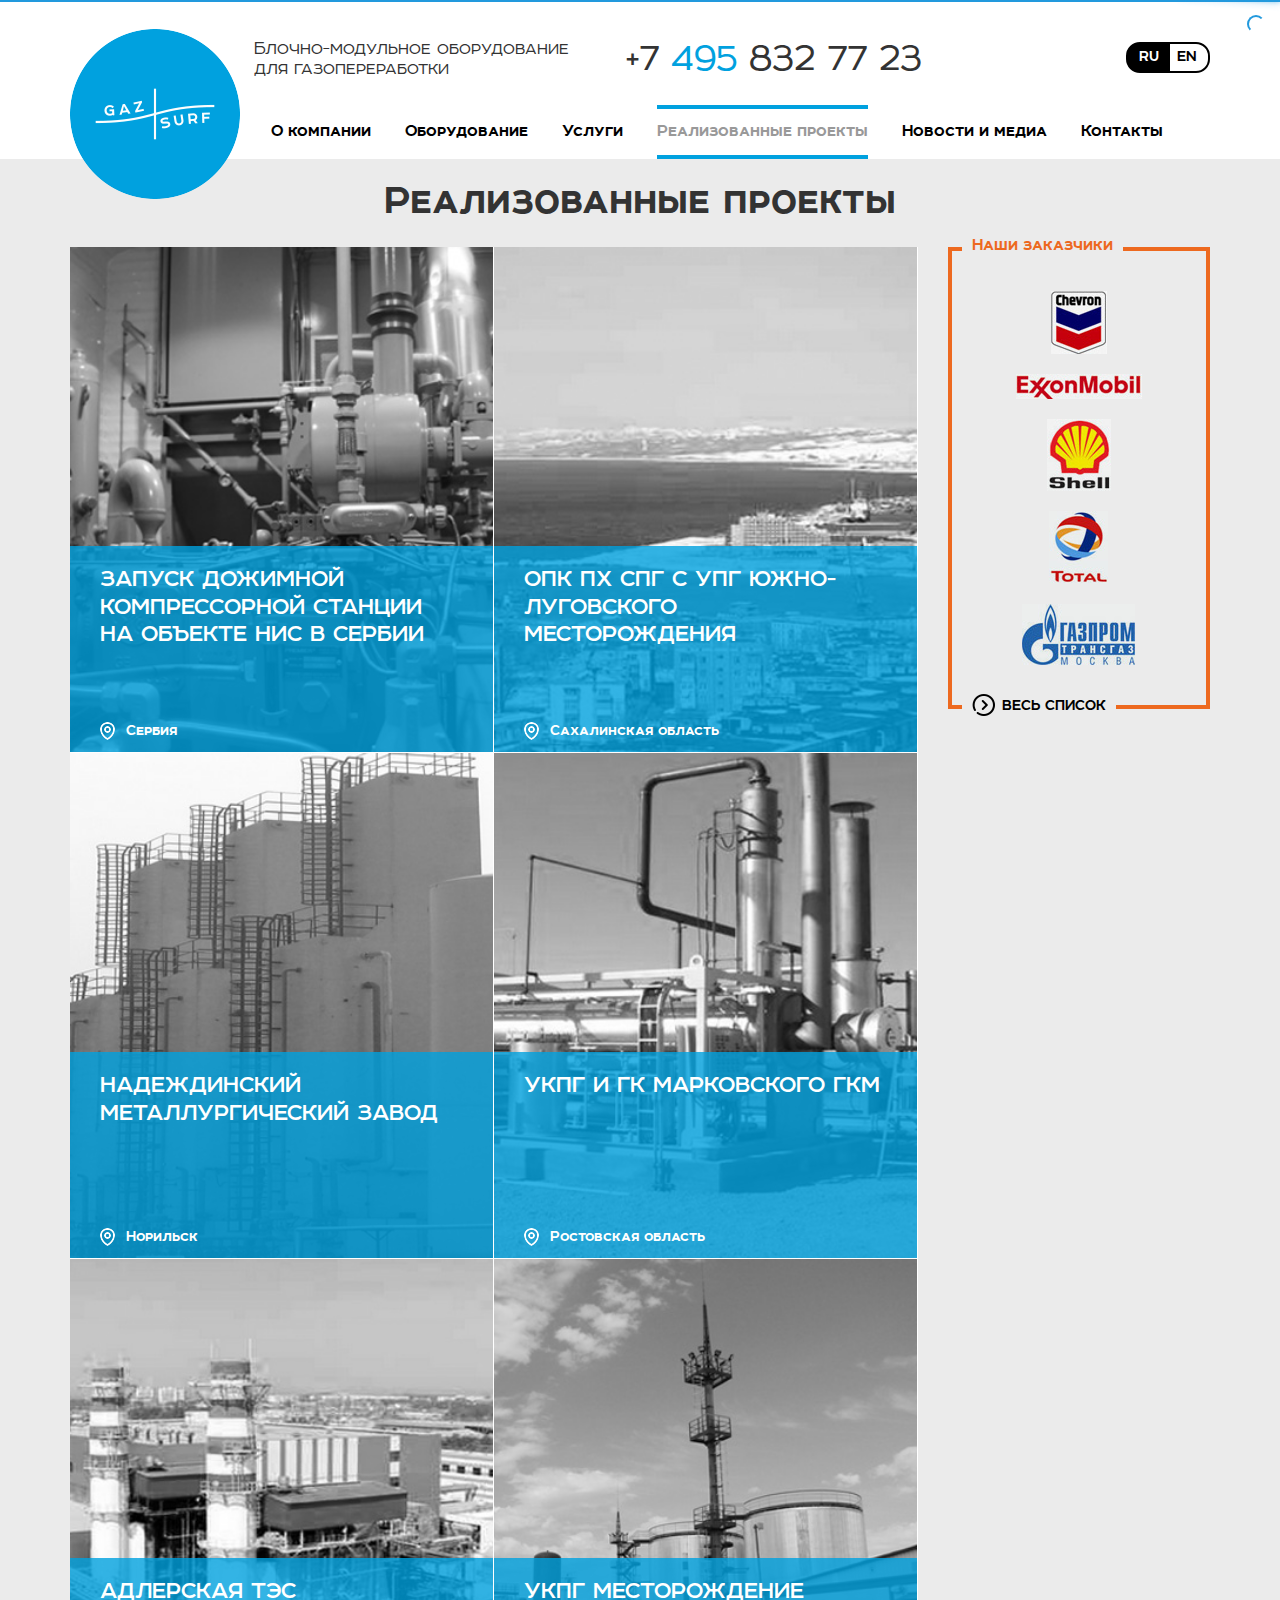
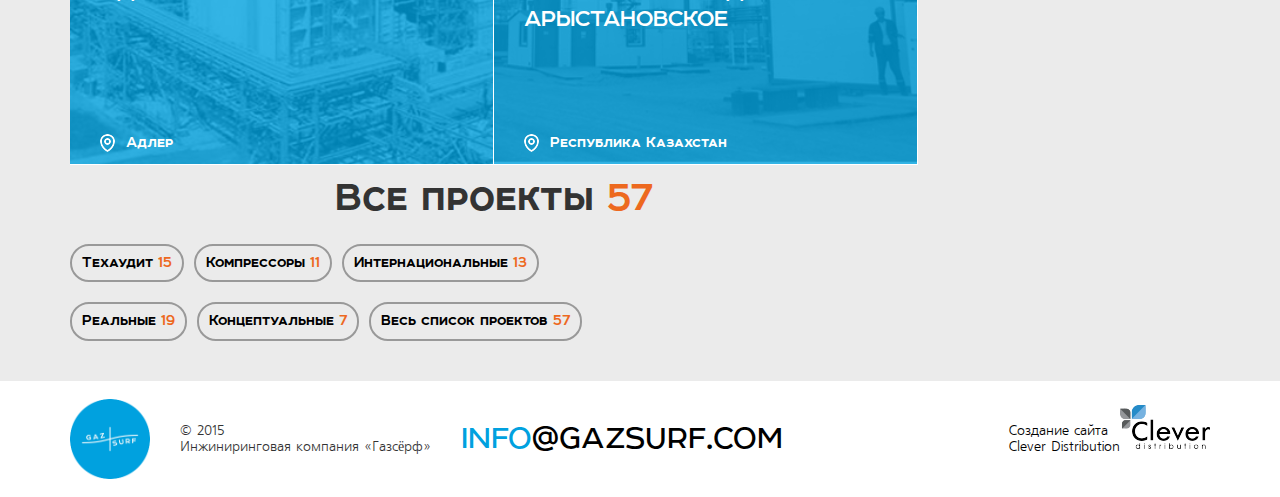
<file: markup/realizovannie-proekti.html>
<!doctype html>
<html>
<head>
    <meta charset="utf-8">
    <meta http-equiv="X-UA-Compatible" content="IE=edge">
    <meta name="viewport" content="width=device-width, initial-scale=1, maximum-scale=1, user-scalable=no">
    <title>Реализованные проекты</title>
    
    <!-- NProgress CSS -->
    <link href="css/nprogress.css" rel="stylesheet">
    <!-- NProgress JS -->
    <script src="js/nprogress.js"></script>

    <!-- Bootstrap -->
    <link href="css/bootstrap.min.css" rel="stylesheet">
    <!-- Template -->
    <link href="css/template.css" rel="stylesheet" type="text/css">
    <!-- Fonts -->
    <link href="css/fonts.css" rel="stylesheet" type="text/css" />

    <!-- HTML5 shim and Respond.js for IE8 support of HTML5 elements and media queries -->
    <!-- WARNING: Respond.js doesn't work if you view the page via file:// -->
    <!--[if lt IE 9]>
      <script src="https://oss.maxcdn.com/html5shiv/3.7.2/html5shiv.min.js"></script>
      <script src="https://oss.maxcdn.com/respond/1.4.2/respond.min.js"></script>
    <![endif]-->
</head>
<body>

<script>
	NProgress.start();
	NProgress.configure({ ease: 'ease', speed: 1000 }); // конфигурация скорости загрузки и CSS easing
	NProgress.configure({ trickleRate: 0.2, trickleSpeed: 800 });
</script>

<div class="header no_carousel">
	<div class="container header_in">
        <a class="logo" href="index.html" title="GazSurf - Блочно-модульное оборудование для газопереработки"><img alt="" src="images/logo.png" /></a>
        <div class="slogan">
        	Блочно-модульное оборудование для газопереработки
        </div>
        <div class="phone">
        	+7 <span>495</span> 832 77 23
        </div>
        <div class="lang">
        	<a class="active" href="#">RU</a><a href="#">EN</a>
            <div class="clear">
            </div>
        </div>
    </div>
</div>

<nav class="navbar navbar-default no_carousel affix-top" data-spy="affix" data-offset-top="230">
  <div class="container">
    <!-- Brand and toggle get grouped for better mobile display -->
    <div class="navbar-header">
      <button type="button" class="navbar-toggle collapsed" data-toggle="collapse" data-target="#menu_main" aria-expanded="false">
        <span class="sr-only">Главное меню</span>
        <span class="icon-bar"></span>
        <span class="icon-bar"></span>
        <span class="icon-bar"></span>
      </button>
    </div>

    <!-- Collect the nav links, forms, and other content for toggling -->
    <div class="collapse navbar-collapse" id="menu_main">
      <ul class="nav navbar-nav">
        <li><a href="o-kompanii.html">О компании</a></li>
        <li><a href="oborudovanie.html">Оборудование</a></li>
        <li><a href="uslugi.html">Услуги</a></li>
        <li class="active"><a href="realizovannie-proekti.html">Реализованные проекты</a></li>
        <li><a href="novosti-i-media.html">Новости и медиа</a></li>
        <li><a href="kontakty.html">Контакты</a></li>
      </ul>
    </div><!-- /.navbar-collapse -->
  </div><!-- /.container-fluid -->
</nav>

<div class="main_block affix-top" data-spy="affix" data-offset-top="230">
	<div class="container">
        <div class="row">
			<h1>Реализованные проекты</h1>
        	<div class="col-xs-12 col-sm-12 col-md-9 col-lg-9">
                	<div class="projects_article kenburns col-xs-12 col-sm-6 col-md-6 col-lg-6">
                    	<img alt="" src="images/projects/project_01.jpg" />
                        <div class="info">
                        	<h2><a href="#">Запуск дожимной компрессорной станции на объекте НИС в Сербии</a></h2>
                            <div class="region">Сербия</div>
                        </div>
                    </div>
                	<div class="projects_article kenburns col-xs-12 col-sm-6 col-md-6 col-lg-6">
                    	<img alt="" src="images/projects/project_02.jpg" />
                        <div class="info">
                        	<h2><a href="#">ОПК ПХ СПГ с УПГ Южно-Луговского месторождения</a></h2>
                            <div class="region">Сахалинская область</div>
                        </div>
                    </div>
                	<div class="projects_article kenburns col-xs-12 col-sm-6 col-md-6 col-lg-6">
                    	<img alt="" src="images/projects/project_03.jpg" />
                        <div class="info">
                        	<h2><a href="#">Надеждинский металлургический завод</a></h2>
                            <div class="region">Норильск</div>
                        </div>
                    </div>
                	<div class="projects_article kenburns col-xs-12 col-sm-6 col-md-6 col-lg-6">
                    	<img alt="" src="images/projects/project_04.jpg" />
                        <div class="info">
                        	<h2><a href="#">УКПГ и ГК Марковского ГКМ</a></h2>
                            <div class="region">Ростовская область</div>
                        </div>
                    </div>
                	<div class="projects_article kenburns col-xs-12 col-sm-6 col-md-6 col-lg-6">
                    	<img alt="" src="images/projects/project_05.jpg" />
                        <div class="info">
                        	<h2><a href="#">Адлерская ТЭС</a></h2>
                            <div class="region">Адлер</div>
                        </div>
                    </div>
                	<div class="projects_article kenburns col-xs-12 col-sm-6 col-md-6 col-lg-6">
                    	<img alt="" src="images/projects/project_06.jpg" />
                        <div class="info">
                        	<h2><a href="#">УКПГ Месторождение Арыстановское</a></h2>
                            <div class="region">Республика Казахстан</div>
                        </div>
                    </div>
				<div class="projects_tags">
                	<div class="row">
                    	<h1>Все проекты <span>57</span></h1>
                    	<div class="col-xs-12 col-sm-12 col-md-12 col-lg-12">
                            <a href="#">Техаудит <span>15</span></a>
                            <a href="#">Компрессоры <span>11</span></a>
                            <a href="#">Интернациональные <span>13</span></a>
                            <div class="clear">
                            </div>
                            <a href="#">Реальные <span>19</span></a>
                            <a href="#">Концептуальные <span>7</span></a>
                            <a href="#">Весь список проектов <span>57</span></a>
                        </div>
                    </div>
                </div>
            </div>
        	<div class="col-xs-12 col-sm-12 col-md-3 col-lg-3">
                <div class="right_block">
                    <h3>Наши заказчики</h3>
                    <div class="clear">
                    </div>
                    <a class="partners" href="#"><img alt="" src="images/partners/partners_01.jpg" /></a>
                    <a class="partners" href="#"><img alt="" src="images/partners/partners_02.jpg" /></a>
                    <a class="partners" href="#"><img alt="" src="images/partners/partners_03.jpg" /></a>
                    <a class="partners" href="#"><img alt="" src="images/partners/partners_04.jpg" /></a>
                    <a class="partners" href="#"><img alt="" src="images/partners/partners_05.jpg" /></a>
                    <a class="more" href="#">Весь список</a>
                    <div class="clear">
                    </div>
                </div>
            </div>
        </div>
    </div>
</div>

<div class="footer">
	<div class="container footer_in">
    	<div class="gazsurf">
            <img alt="" src="images/logo.png" />
            <p>© 2015<br />Инжиниринговая  компания «Газсёрф»</p>
            <div class="clear">
            </div>
        </div>
        <a class="email" href="mailto:info@gazsurf.com"><span>info</span>@gazsurf.com</a>
        <div class="clever">
            <img alt="" src="images/logo_clever.png" />
            <p><a href="#">Создание сайта<br />Clever Distribution</a></p>
            <div class="clear">
            </div>
        </div>
        <div class="clear">
        </div>
    </div>
</div>

<!-- jQuery (necessary for Bootstrap's JavaScript plugins) -->
<script src="js/jquery.min.js"></script>
<!-- Include all compiled plugins (below), or include individual files as needed -->
<script src="js/bootstrap.min.js"></script>

<script>
$(window).load(function() {
	NProgress.done();
});
</script>

</body>
</html>
</file>
<file: markup/css/nprogress.css>
/* Make clicks pass-through */
#nprogress {
  pointer-events: none;
}

#nprogress .bar {
  background: #29d;

  position: fixed;
  z-index: 1031;
  top: 0;
  left: 0;

  width: 100%;
  height: 2px;
}

/* Fancy blur effect */
#nprogress .peg {
  display: block;
  position: absolute;
  right: 0px;
  width: 100px;
  height: 100%;
  box-shadow: 0 0 10px #29d, 0 0 5px #29d;
  opacity: 1.0;

  -webkit-transform: rotate(3deg) translate(0px, -4px);
      -ms-transform: rotate(3deg) translate(0px, -4px);
          transform: rotate(3deg) translate(0px, -4px);
}

/* Remove these to get rid of the spinner */
#nprogress .spinner {
  display: block;
  position: fixed;
  z-index: 1031;
  top: 15px;
  right: 15px;
}

#nprogress .spinner-icon {
  width: 18px;
  height: 18px;
  box-sizing: border-box;

  border: solid 2px transparent;
  border-top-color: #29d;
  border-left-color: #29d;
  border-radius: 50%;

  -webkit-animation: nprogress-spinner 400ms linear infinite;
          animation: nprogress-spinner 400ms linear infinite;
}

.nprogress-custom-parent {
  overflow: hidden;
  position: relative;
}

.nprogress-custom-parent #nprogress .spinner,
.nprogress-custom-parent #nprogress .bar {
  position: absolute;
}

@-webkit-keyframes nprogress-spinner {
  0%   { -webkit-transform: rotate(0deg); }
  100% { -webkit-transform: rotate(360deg); }
}
@keyframes nprogress-spinner {
  0%   { transform: rotate(0deg); }
  100% { transform: rotate(360deg); }
}
</file>
<file: markup/css/template.css>
@charset "utf-8";
/* CSS Document */

* {
	margin:0;
	padding:0;
}

html, body {
	height: 100%;
}

body {
	font-family:Freeset Cyrillic;
	font-size:16px;
	background:#fff;
}

.clear {
	clear:both;
}

h1,h2,h3,h4 {
	font-weight:normal;
}

a {
	color:#000;
	-webkit-transition:0.8s;
	transition: 0.8s;
}

a:hover {
	color:#00a1df;
	-webkit-transition:0.5s;
	transition: 0.5s;
	text-decoration:none;
}

.header {
	width:100%;
	background:#fff;
	position:absolute;
	z-index:10;
}

.header_in {
	height:105px;
	padding-top:29px;
	position:relative;
}

a.logo {
	width:170px;
	height:170px;
	display:block;
	float:left;
	position:absolute;
}

a.logo img {
	width:170px;
	height:170px;
}

.slogan {
	width:318px;
	font-family:Room Light;
	font-size:20px;
	line-height:20px;
	float:left;
	margin:9px 0 0 184px;
}

.phone {
	font-family:Room;
	font-size:40px;
	float:left;
	margin:0 0 0 54px;
}

.phone span {
	color:#00a1df;
}

.lang {
	width:84px;
	margin:13px 0 0 0;
	float:right;
}

.lang a {
	display:block;
	float:left;
	padding:1px 11px 3px 7px;
	font-family:Room Black;
	font-size:16px;
	color:#000;
	text-decoration:none;
	border:2px solid #000;
	-webkit-border-radius: 0 14px 14px 0;
	-moz-border-radius: 0 14px 14px 0;
	border-radius: 0 14px 14px 0;
}

.lang a:first-child {
	padding:1px 7px 3px 11px;
	-webkit-border-radius: 14px 0 0 14px;
	-moz-border-radius: 14px 0 0 14px;
	border-radius: 14px 0 0 14px;
}

.lang a.active {
	color:#fff;
	background:#000;
}

@media (max-width: 1199px) {
	.phone {
		margin:0 0 0 26px;
	}
}

@media (max-width: 991px) {
	a.logo {
		width:70px;
		height:70px;
	}
	a.logo img {
		width:70px;
		height:70px;
	}
	.slogan {
		width:auto;
		margin:0 0 0 184px;
	}
	.phone {
		margin:0 0 0 184px;
	}
}

@media (max-width: 767px) {
	.header {
		position:relative;
	}
	.header_in {
		height:auto;
		padding:8px 0 0 0;
	}
	a.logo {
		width:100px;
		height:100px;
		position:relative;
		float:none;
		margin:auto;
	}
	a.logo img {
		width:100px;
		height:100px;
	}
	.slogan {
		float:none;
		margin:10px auto 0 auto;
		text-align:center;
	}
	.phone {
		float:none;
		margin:auto;
		text-align:center;
	}
	.lang {
		margin:5px auto 0 auto;
		float:none;
	}
}

.carousel {
	width:100%;
	height: 100%;
	-webkit-transition:1s;
	transition:1s;
}

.carousel-inner {
	height: 100%;
}

.carousel .item {
	height: 100%;
}

.carousel img {
	max-width:none !important;
	min-height:100%;
}

.carousel-control {
	opacity: 1;
	filter: alpha(opacity=100);
	background:none !important;
}

.carousel-control:hover, .carousel-control:focus {
	opacity: 1;
	filter: alpha(opacity=100);
}

.carousel-caption {
	padding:0;
	bottom:30px;
}

.carousel-caption h3 {
	font-weight:bold;
	font-size:32px;
}

.carousel-caption p {
	font-size:19px;
	margin-bottom:10px;
}

.carousel-caption a.more {
	font-family:Room Black;
	text-transform:uppercase;
	color:#fff;
	border:2px solid #fff;
	-webkit-border-radius: 14px;
	-moz-border-radius: 14px;
	border-radius: 20px;
	padding:8px 16px;
	display:inline-block;
	text-shadow:none;
}

.carousel-caption a.more:hover {
	color:#ec6728;
	background:#fff;
}

.carousel .icon {
	width:64px;
	height:64px;
	display:block;
	position:absolute;
	top:50%;
	margin-top:-32px;
	z-index:10;
	border:4px solid #fff;
	-webkit-border-radius: 50%;
	-moz-border-radius: 50%;
	border-radius:50%;
	background:url(../images/banner_arrow_left.png) no-repeat;
}

.carousel .left .icon {
	left:20px;
	background:url(../images/banner_arrow_left.png) no-repeat;
}

.carousel .right .icon {
	right:20px;
	background:url(../images/banner_arrow_right.png) no-repeat;
}

.carousel .left:hover .icon {
	background-position:bottom;
	background-color:#fff;
}

.carousel .right:hover .icon {
	background-position:bottom;
	background-color:#fff;
}

.kenburns {
	overflow: hidden;
}

.kenburns img {
	-webkit-transition-duration:10s;
	-webkit-transform: scale(1.0);
	-webkit-transform-origin: 50% 50%;
	transition-duration: 10s;
	transform: scale(1.0);
	transform-origin: 50% 50%;
}

.kenburns:hover img {
	-webkit-transform: scale(1.2);
	-webkit-transform-origin: 0% 30%;
	transform: scale(1.2);
	transform-origin: 0% 30%;
}

.carousel.affix,
.carousel.affix-top {
	position:relative;
	height:100%;
}

.carousel.affix {
	height:230px;
}

.carousel.affix .carousel-caption,
.carousel.affix .carousel-control {
	display:none;
}

.navbar {
	margin:0;
}

.navbar-default {
	background: #fff;
	border:none;
	-webkit-border-radius: 0;
	-moz-border-radius: 0;
	border-radius: 0;
}

.navbar-default .navbar-nav>li>a {
	font-family:Room Black;
	font-size:18px;
	color:#000;
}

.nav>li>a {
	position: relative;
	display: block;
	padding: 11px 0 15px 0;
	margin:0 31px;
	border-top:4px solid #fff;
	border-bottom:4px solid #fff;
}

.navbar-default .navbar-nav>li>a:hover, 
.navbar-default .navbar-nav>li>a:focus, 
.navbar-default .navbar-nav>.active>a:hover, 
.navbar-default .navbar-nav>.active>a:focus {
	color:#00a1df;
	border-bottom:4px solid #00a1df;
	background:none;
}

.navbar-default .navbar-nav>.active>a {
	color:#999999;
	border-bottom:4px solid #00a1df;
	background:none;
}

@media (max-width: 1199px) {
	.nav>li>a {
		margin:0 15px;
	}
}

@media (max-width: 991px) {
	.nav>li>a {
		margin:0 7px;
	}
	
	.navbar-default .navbar-nav>li>a {
		font-size:15px;
	}
}

@media (max-width: 767px) {
	.navbar-nav {
		margin:0 -15px;
	}

	.nav>li>a {
		padding:10px;
		margin:0;
	}
	
	.navbar-default .navbar-nav>li>a {
		font-size:15px;
	}
}

.navbar.affix {
	position:fixed;
	width:100%;
	top:0;
	left:0;
	z-index:30;
}

.main_news_license {
	padding-top:50px;
	padding-bottom:53px;
	position:relative;
	background:#ebebeb;
}

.main_news_license.affix {
	margin-top:54px;
}

@media (max-width: 767px) {
	.main_news_license.affix {
		margin-top:100px;
	}
}

.main_news,
.main_license {
	width:560px;
	border:4px solid #ed691f;
	padding:20px;
	position:relative;
	float:left;
	margin:15px 0;
	margin-right:20px;
}

.main_license {
	border-color:#00a1df;
	margin:15px 0;
}

.main_news h2,
.main_license h2 {
	font-family:Room Black;
	font-size:18px;
	text-transform:lowercase;
	color:#ed691f;
	background:#ebebeb;
	display:block;
	position:absolute;
	left:10px;
	top:-19px;
	padding:0 10px;
}

.main_license h2 {
	color:#00a1df;
}

.main_news img,
.main_license img {
	display:block;
	float:left;
	margin-right:20px;
}

.main_news h3,
.main_license h3 {
	font-size:16px;
	font-weight:bold;
	line-height:20px;
	margin-bottom:10px;
}

.main_news p,
.main_license p {
	height:80px;
	line-height:20px;
    overflow: hidden; /* Обрезаем все, что не помещается в область */
    text-overflow: ellipsis; /* Добавляем многоточие */
}

.main_news a.more,
.main_license a.more {
	font-family:Room Black;
	text-transform:uppercase;
	color:#000;
	background:#ebebeb;
	display:block;
	position:absolute;
	left:10px;
	bottom:-12px;
	padding:0 10px 0 40px;
	background:#ebebeb url(../images/more.png) no-repeat 10px 0;
}

.main_news a.more:hover,
.main_license a.more:hover {
	color:#00a1df;
}

.main_news a.more:hover {
	color:#ed691f;
}

@media (max-width: 1199px) {
	.main_news,
	.main_license {
		width:460px;
	}
}

@media (max-width: 991px) {
	.main_news,
	.main_license {
		width:100%;
		margin:15px 0;
	}
}

.main_orange {
	background-color:#ec6728;
	background-image:url(../images/main_orange_bg.jpg);
	background-position: left center;
	background-repeat: no-repeat;
	background-attachment: fixed;
}

.main_orange_in {
	position: relative;
}

.main_orange_in h1 {
	font-family:Room Black;
	font-size:44px;
	line-height:40px;
	color:#fff;
	display:block;
	margin:30px 0 18px 0;
	text-align:left;
}

.main_orange_in img {
	position:absolute;
	bottom:0;
	right:35px;
}

.main_orange_in a.more {
	font-family:Room Black;
	text-transform:uppercase;
	color:#fff;
	border:2px solid #fff;
	-webkit-border-radius: 14px;
	-moz-border-radius: 14px;
	border-radius: 20px;
	padding:8px 16px;
	display:block;
	float:left;
	margin-bottom:30px;
}

.main_orange_in a.more:hover {
	color:#ec6728;
	background:#fff;
}

.main_articles {
	padding-top:50px;
	padding-bottom:30px;
	background:#ebebeb;
}

.main_article {
	margin:0 30px 20px 30px;
	background:#fff;
}

.main_article_img {
	width:350px;
	height:350px;
	display:block;
	float:left;
}

.main_article_img img {
	width:100%;
	height:auto;
	min-height:350px;
}

.main_article_text {
	width:730px;
	min-height:305px;
	padding:17px 28px 0 28px;
	float:left;
}

.main_article h3 {
	font-family:Room;
	font-weight:bold;
	font-size:25px;
	text-transform:uppercase;
	padding-bottom:20px;
}

.main_article_meta {
	font-family:Room Black;
	float:left;
	padding:0 28px;
}

.main_article_meta_date,
.main_article_meta_region {
	font-family:Room Black;
	float:left;
	padding:0 28px;
	margin-bottom:23px;
}

.main_article_meta_date span {
	color:#ed691f;
}

.main_article_meta_region span {
	color:#00a1df;
}

.main_article_meta_photo {
	margin:5px 28px 23px 0;
	padding-right:24px;
	float:right;
	font-family: Freeset Cyrillic;
	font-size:12px;
	font-weight:bold;
	background:url(../images/meta_photo_bg.png) no-repeat right top;
}

@media (max-width: 1199px) {
	.main_article_text {
		width:530px;
	}
}

@media (max-width: 991px) {
	.main_article_text {
		width:310px;
	}
	.main_article_meta_date,
	.main_article_meta_region {
		padding:0 0 0 28px;
	}
}

@media (max-width: 767px) {
	.main_article {
		margin:0 0 20px 0;
	}
	.main_article_img {
		width:100%;
		height:auto;
		float:none;
	}
	
	.main_article_text {
		width:100%;
		height:auto;
		overflow:hidden;
		float:none;
	}
}

.main_tags {
	background:url(../images/main_tags_bg.jpg) center top;
}

.main_tags_in {
	width:1510px;
	margin:auto;
}

.main_tags_in div {
	display:block;
	float:left;
}

.main_tags a {
	width:151px;
	height:114px;
	display:table-cell;
	vertical-align: middle;
	font-family:Room Black;
	font-size:18px;
	text-align:center;
	color:#fff;
	text-decoration:none;
}

.main_tags a:hover {
	color:#00a1df;
	background-color: rgba(255, 255, 255, 0.9);
}

@media (max-width: 1530px) {
	.main_tags_in {
		width:1208px;
	}
}

@media (max-width: 1228px) {
	.main_tags_in {
		width:906px;
	}
}

@media (max-width: 926px) {
	.main_tags_in {
		width:604px;
	}
}

@media (max-width: 624px) {
	.main_tags_in {
		display:none;
	}
}

.footer {
	font-size:14px;
	background:#fff;
	padding:18px 0;
}

.footer .gazsurf {
	display:block;
	float:left;
}

.footer .gazsurf img {
	width:80px;
	height:80px;
	margin-right:30px;
	display:block;
	float:left;
}

.footer p {
	line-height:16px;
	padding:24px 0;
	display:block;
	float:left;
}

.footer .gazsurf p {
	padding-right:30px;
}

.footer a.email {
	font-family:Room;
	font-size:40px;
	color:#000;
	text-decoration:none;
	height:80px;
	padding-top:8px;
	display:block;
	float:left;
}

.footer a span {
	color:#00a1df;
	-webkit-transition: 0.8s;
	transition: 0.8s;
}

.footer a:hover {
	color:#00a1df;
}

.footer a:hover span {
	color:#000;
	-webkit-transition: 0.5s;
	transition: 0.5s;
}

.footer .clever {
	display:block;
	float:right;
}

.footer .clever img {
	display:block;
	float:right;
	margin-top:6px;
}

@media (max-width: 991px) {
	.footer .clever {
		float:none;
	}
}

@media (max-width: 767px) {
	.footer .gazsurf {
		float:none;
	}
	.footer .gazsurf p {
		margin-right:0;
	}
	.footer a.email {
		float:none;
		text-align:center;
	}
	.footer .clever {
		float:none;
		clear:both;
	}
}

/* Внутренние страницы */

.header.no_carousel {
	position:relative;
}

.navbar.no_carousel .container {
	padding-left:184px;
	-webkit-transition: 0.8s;
	transition: 0.8s;
}

.no_carousel .nav>li>a {
	margin:0 17px;
}

.navbar-default.no_carousel .navbar-nav>.active>a,
.navbar-default.no_carousel .navbar-nav>li>a:hover, 
.navbar-default.no_carousel .navbar-nav>li>a:focus, 
.navbar-default.no_carousel .navbar-nav>.active>a:hover, 
.navbar-default.no_carousel .navbar-nav>.active>a:focus {
	border-top-color: #00a1df;
}

.affix.navbar.no_carousel .container {
	padding-left:15px;
}

.affix.no_carousel .nav>li>a {
	margin: 0 31px;
	border-top-color:#fff;
}

.affix.navbar-default.no_carousel .navbar-nav>.active>a,
.affix.navbar-default.no_carousel .navbar-nav>li>a:hover, 
.affix.navbar-default.no_carousel .navbar-nav>li>a:focus, 
.affix.navbar-default.no_carousel .navbar-nav>.active>a:hover, 
.affix.navbar-default.no_carousel .navbar-nav>.active>a:focus {
	border-top-color:#fff;
}

@media (max-width: 1199px) {
	.no_carousel .nav>li>a {
		font-size:15px;
		margin:0 11px;
	}
	.affix.no_carousel .nav>li>a {
		font-size:18px;
		margin:0 15px;
	}
}

@media (max-width: 991px) {
	.navbar.no_carousel .container {
		padding-left:15px;
	}
	.no_carousel .nav>li>a {
		font-size:15px;
		margin:0 7px;
	}
	.affix.no_carousel .nav>li>a {
		font-size:15px;
		margin:0 7px;
	}
}

@media (max-width: 767px) {
	.no_carousel .nav>li>a {
		margin:0;
		border-top-color:#fff;
	}

	.navbar.no_carousel .container {
		padding:0 15px;
	}

	.navbar-default.no_carousel .navbar-nav>.active>a,
	.navbar-default.no_carousel .navbar-nav>li>a:hover, 
	.navbar-default.no_carousel .navbar-nav>li>a:focus, 
	.navbar-default.no_carousel .navbar-nav>.active>a:hover, 
	.navbar-default.no_carousel .navbar-nav>.active>a:focus {
		border-top-color: #fff;
	}
	
	.affix.no_carousel .nav>li>a {
		margin:0;
	}
}

.main_block {
	background:#ebebeb;
}

.affix.main_block {
	margin-top:54px;
	position:relative;
}

.main_block h1 {
	font-family:Room Black;
	font-size:44px;
	text-align:center;
	padding:9px 0 16px 0;
	margin:0;
}

.main_block h1 span {
	color:#ed691f;
}

.main_block h2 {
	font-family:Room;
	font-size:16px;
	font-weight:bold;
	margin-bottom:10px;
}

.main_block p {
	margin-bottom:28px;
}

.main_block ul,
.main_block li {
	display:block;
	padding:3px 0;
}

.main_block ul {
	margin-bottom:28px;
}

.main_block li:before {
    content: "• ";
    color: #00a1df;
	padding-right:9px;
}

.right_block {
	width: 100%;
	border: 4px solid #ed691f;
	padding: 20px;
	position: relative;
	margin-bottom:40px;
}

.right_block h3 {
	font-family: Room Black;
	font-size: 18px;
	color: #ed691f;
	background: #ebebeb;
	display: block;
	position: absolute;
	left: 10px;
	top: -19px;
	padding: 0 10px;
}

.right_block a.partners {
	display:block;
	text-align:center;
	margin:20px 0;
}

@media (max-width: 991px) {
	.right_block a.partners {
		display:inline-block;
		margin:20px;
	}
}

.right_block a.video {
	display:block;
	text-align:center;
	margin-bottom:20px;
}

.right_block p {
	margin:0 0 10px 0;
}

.right_block strong {
	font-family:Room;
}

.right_block a.more {
	font-family: Room Black;
	text-transform: uppercase;
	color: #000;
	display: block;
	position: absolute;
	left: 10px;
	bottom: -12px;
	padding: 0 10px 0 40px;
	margin:0;
	background: #ebebeb url(../images/more.png) no-repeat 10px 0;
}

/* Завершенные проекты */

.projects_article {
	position:relative;
	padding:0;
	border-right:1px solid #fff;
	border-bottom:1px solid #fff;
}

.projects_article img {
	width:100%;
	height:auto;
}

.projects_article .info {
	width:100%;
	height:206px;
	position:absolute;
	left:0;
	bottom:0;
	background:#00a1df;
	background-color: rgba(0, 161, 223, 0.8);
	padding:19px 30px;
}

.projects_article h2 {
	display:block;
	height:144px;
}

.projects_article h2 a {
	font-family:Room;
	font-size:25px;
	line-height:25px;
	font-weight:bold;
	text-transform:uppercase;
	color:#fff;
}

.projects_article .region {
	font-family:Room Black;
	font-size:16px;
	color:#fff;
	background:url(../images/region.png) no-repeat 0 3px;
	padding:0 0 0 26px;
}

.projects_tags {
	margin:20px 0;
}

.projects_tags a {
	font-family:Room Black;
	border:2px solid #999;
	-webkit-border-radius: 19px;
	-moz-border-radius: 19px;
	border-radius: 19px;
	padding:5px 10px 7px 10px;
	margin:0 10px 20px 0;
	display:block;
	float:left;
}

.projects_tags a:hover {
	color:#000;
	border-color:#ec6728;
}

.projects_tags a span {
	color:#ed691f;
}

/* О компании */

.company_orange {
	background-color:#ec6728;
	background-image:url(../images/main_orange_bg.jpg);
	background-position: left center;
	background-repeat: no-repeat;
	background-attachment: fixed;
}

.company_orange_in {
	position: relative;
}

.company_orange_in h1 {
	font-family:Room Black;
	font-size:44px;
	line-height:40px;
	color:#fff;
	display:block;
	margin:50px 0 30px 0;
	text-align:left;
}

.company_orange_in img {
	position:absolute;
	bottom:0;
	right:35px;
}

a.company_contact_btn {
	display:block;
	background:#ed691f;
	color:#fff;
	padding:8px;
	border-bottom:2px solid #ce4f07;
	font-family:Room;
	font-weight:bold;
	text-align:center;
	margin:15px 0 0 0;
	cursor:pointer;
}

.company_contacts {
	background:#e3e6e6;
	padding-bottom:30px;
}

.company_contacts p {
	line-height:26px;
	margin-bottom:10px;
}

.company_contacts strong {
	font-family:Room;
}

/* Контакты */

.contacts_map {
	background:url(../images/cantacts_map.jpg) no-repeat center center;
	height:400px;
}

.contacts_map .container {
	position:relative;
}

.contacts_block {
	width:240px;
	position:absolute;
	top:60px;
	right:0;
}

.contacts_block_in {
	background:#fff;
	padding:4px 30px;
}

.contacts_block h1 {
	font-size:25px;
	text-align:left;
}

.contacts_block p {
	margin:0 0 10px 0;
}

.contacts_block a.country {
	display:block;
	font-family:Room;
	font-weight:bold;
	font-size:25px;
	color:#00a1df;
	background:#fff;
	padding:2px 30px;
	margin:2px 0;
}

/* Новости и Медиа */

.news_articles {
	padding-right:0;
}

@media (max-width: 991px) {
	.news_articles {
		padding-right:15px;
	}
}

.news_article_date {
	font-family:Room Black;
	margin:0 0 5px 0;
}

.news_article_date span {
	color:#ed691f;
}

.news_article {
	margin:0 0 20px 0;
	background:#fff;
}

.news_article_img {
	width:276px;
	height:276px;
	display:block;
	float:left;
}

.news_article_img img {
	width:100%;
	height:auto;
	min-height:276px;
}

.news_article_text {
	width:576px;
	min-height:231px;
	padding:17px 28px 0 28px;
	float:left;
}

.news_article h2 {
	font-family:Room;
	font-weight:bold;
	font-size:25px;
	text-transform:uppercase;
	padding-bottom:20px;
	margin:0;
}

.news_article p {
	margin:0;
}

.news_article_meta {
	font-family:Room Black;
	float:left;
	padding:0 28px;
}

.news_article_meta_date,
.news_article_meta_region {
	font-family:Room Black;
	float:left;
	padding:0 28px;
	margin-bottom:23px;
}

.news_article_meta_date span {
	color:#ed691f;
}

.news_article_meta_region span {
	color:#00a1df;
}

@media (max-width: 1199px) {
	.news_article_text {
		width:436px;
	}
}

@media (max-width: 991px) {
	.news_article_text {
		width:459px;
	}
	.news_article_meta_date,
	.news_article_meta_region {
		padding:0 0 0 28px;
	}
}

@media (max-width: 767px) {
	.news_article {
		margin:0 0 20px 0;
	}
	.news_article_img {
		width:100%;
		height:auto;
		float:none;
	}
	
	.news_article_text {
		width:100%;
		height:auto;
		overflow:hidden;
		float:none;
	}
}

.pagination {
	font-family:Room Black;
	font-size:25px;
	margin:10px 0 0 0;
	float:left;
}

.pagination a {
	display:block;
	float:left;
	line-height:27px;
	width:34px;
	border:2px solid #999;
	-webkit-border-radius: 50%;
	-moz-border-radius: 50%;
	border-radius: 50%;
	text-align:center;
	color:#999;
	padding-bottom:3px;
	margin-right:10px;
}

.pagination a:hover,
.pagination a.active {
	color:#fff;
	background:#00a1df;
	border-color:#00a1df;
}

.pagination a.next {
	height:34px;
	background:url(../images/pagination_next.png) no-repeat;
}

.pagination a.prev {
	height:34px;
	background:url(../images/pagination_prev.png) no-repeat;
}

.pagination a.next:hover,
.pagination a.prev:hover {
	background-position:bottom;
}

a.subscribe {
	display:block;
	float:right;
	border:2px solid #999;
	-webkit-border-radius: 17px;
	-moz-border-radius: 17px;
	border-radius: 17px;
	color:#999;
	font-family:Room Black;
	text-transform:lowercase;
	padding:3px 10px 5px 40px;
	margin:10px 0 34px 0;
	background:url(../images/subscribe.png) no-repeat 8px 0;
}

@media (max-width: 767px) {
	a.subscribe {
		float:left;
	}
}

a.subscribe:hover {
	color:#fff;
	background-color:#00a1df;
	border-color:#00a1df;
	background-position:8px -32px;
}

/* Modal */

.modal-content {
	border:4px solid #ec6728;
	-webkit-border-radius: 0;
	-moz-border-radius: 0;
	border-radius: 0;
	padding:5px 26px 26px 26px;
}

.modal-content h4 {
	font-family:Room Black;
	font-size:44px;
	padding-bottom:13px;
}

.modal-content p {
	font-size:14px;
	margin-bottom:23px;
}

.modal-form {
	width:410px;
	margin:auto;
}

.modal-content label {
	width:155px;
	line-height:38px;
	font-family:Room Black;
}

.modal-content input {
	width:246px;
	padding:7px;
	border:1px solid #ccc;
	box-shadow: 0 2px 0 rgba(245,245,245,1);
	margin-bottom:5px;
}

button.company_contact_btn {
	background:#ed691f;
	color:#fff;
	padding:8px 25px;
	border:none;
	border-bottom:2px solid #ce4f07;
	font-family:Room;
	font-weight:bold;
	text-align:center;
	margin:25px 0 0 111px;
}

@media (max-width: 767px) {
	.modal-form {
		width:auto;
	}
	.modal-content input {
		width:100%;
	}
	button.company_contact_btn {
		width:100%;
		margin:25px 0 0 0;
	}
}
</file>
<file: markup/css/fonts.css>
@charset "utf-8";
/* CSS Document */

@font-face {
    font-family: FreeSet Cyrillic;
    font-style: normal;
    font-weight: 400;
    src: url(../fonts/freeset-cyrillic.eot);
    src: local(no font available),
        url(../fonts/freeset-cyrillic.woff) format('woff'),
        url(../fonts/freeset-cyrillic.ttf) format('truetype'),
		url(../fonts/freeset-cyrillic.svg) format('svg');
}
@font-face {
    font-family: Room;
    font-style: normal;
    font-weight: 400;
    src: url(../fonts/room.eot);
	src: local(no font available),
        url(../fonts/room.woff) format('woff'),
        url(../fonts/room.ttf) format('truetype'),
		url(../fonts/room.svg) format('svg');
}
@font-face {
    font-family: Room Black;
    font-style: normal;
    font-weight: 400;
    src: url(../fonts/room-black.eot);
    src: local(no font available),
        url(../fonts/room-black.woff) format('woff'),
        url(../fonts/room-black.ttf) format('truetype'),
		url(../fonts/room-black.svg) format('svg');
}
@font-face {
    font-family: Room;
    font-style:normal;
    font-weight:bold;
    src: url(../fonts/room.eot);
    src: local(no font available),
        url(../fonts/room-bold.woff) format('woff'),
        url(../fonts/room-bold.ttf) format('truetype'),
		url(../fonts/room-bold.svg) format('svg');
}
@font-face {
    font-family: Room Light;
    font-style: normal;
    font-weight: 400;
    src: url(../fonts/room.eot);
    src: local(no font available),
        url(../fonts/room-light.woff) format('woff'),
        url(../fonts/room-light.ttf) format('truetype'),
		url(../fonts/room-light.svg) format('svg');
}
@font-face {
    font-family: Room Medium;
    font-style: normal;
    font-weight: 400;
    src: url(../fonts/room.eot);
    src: local(no font available),
        url(../fonts/room-medium.woff) format('woff'),
        url(../fonts/room-medium.ttf) format('truetype'),
		url(../fonts/room-medium.svg) format('svg');
}
@font-face {
    font-family: Room Thin;
    font-style: normal;
    font-weight: 400;
    src: url(../fonts/room.eot);
    src: local(no font available),
        url(../fonts/room-thin.woff) format('woff'),
        url(../fonts/room-thin.ttf) format('truetype'),
		url(../fonts/room-thin.svg) format('svg');
}
</file>
<file: markup/css/slider.css>
/* Slider */
.slider {
	width: 100%;
	position: relative;
	overflow: hidden;
	background:#fff;
}

.slider::-moz-selection { background: transparent; color: #fff; text-shadow: none; }
.slider::selection { background: transparent; color: #fff; text-shadow: none; }

.slide-list {
	position: relative;
	margin: 0;
	padding: 0;
}

.slide-wrap {
	position: relative;
	left: 0px;
	top: 0;
	width: 10000000px;
}

.slide-item {
	float: left;
	margin-left:1px;
}

.navy {
	position: absolute;
	top: 0;
	z-index: 1;
	height: 100%;
	width: 30px;
	cursor: pointer;
}

.prev-slide,
.next-slide {
	width: 64px;
	height: 64px;
	display: block;
	position: absolute;
	top: 50%;
	margin-top: -32px;
	z-index: 10;
	border: 4px solid #fff;
	border-radius: 50%;
}

.prev-slide {
	background: url(../images/banner_arrow_left.png) no-repeat;
	left: 20px;
}

.next-slide {
	background: url(../images/banner_arrow_right.png) no-repeat;
	right: 20px;
}

.navy.disable {
	background: #dbdbdb;
}

.prev-slide:hover,
.next-slide:hover {
	background-position: bottom;
	background-color: #fff;
}
</file>
